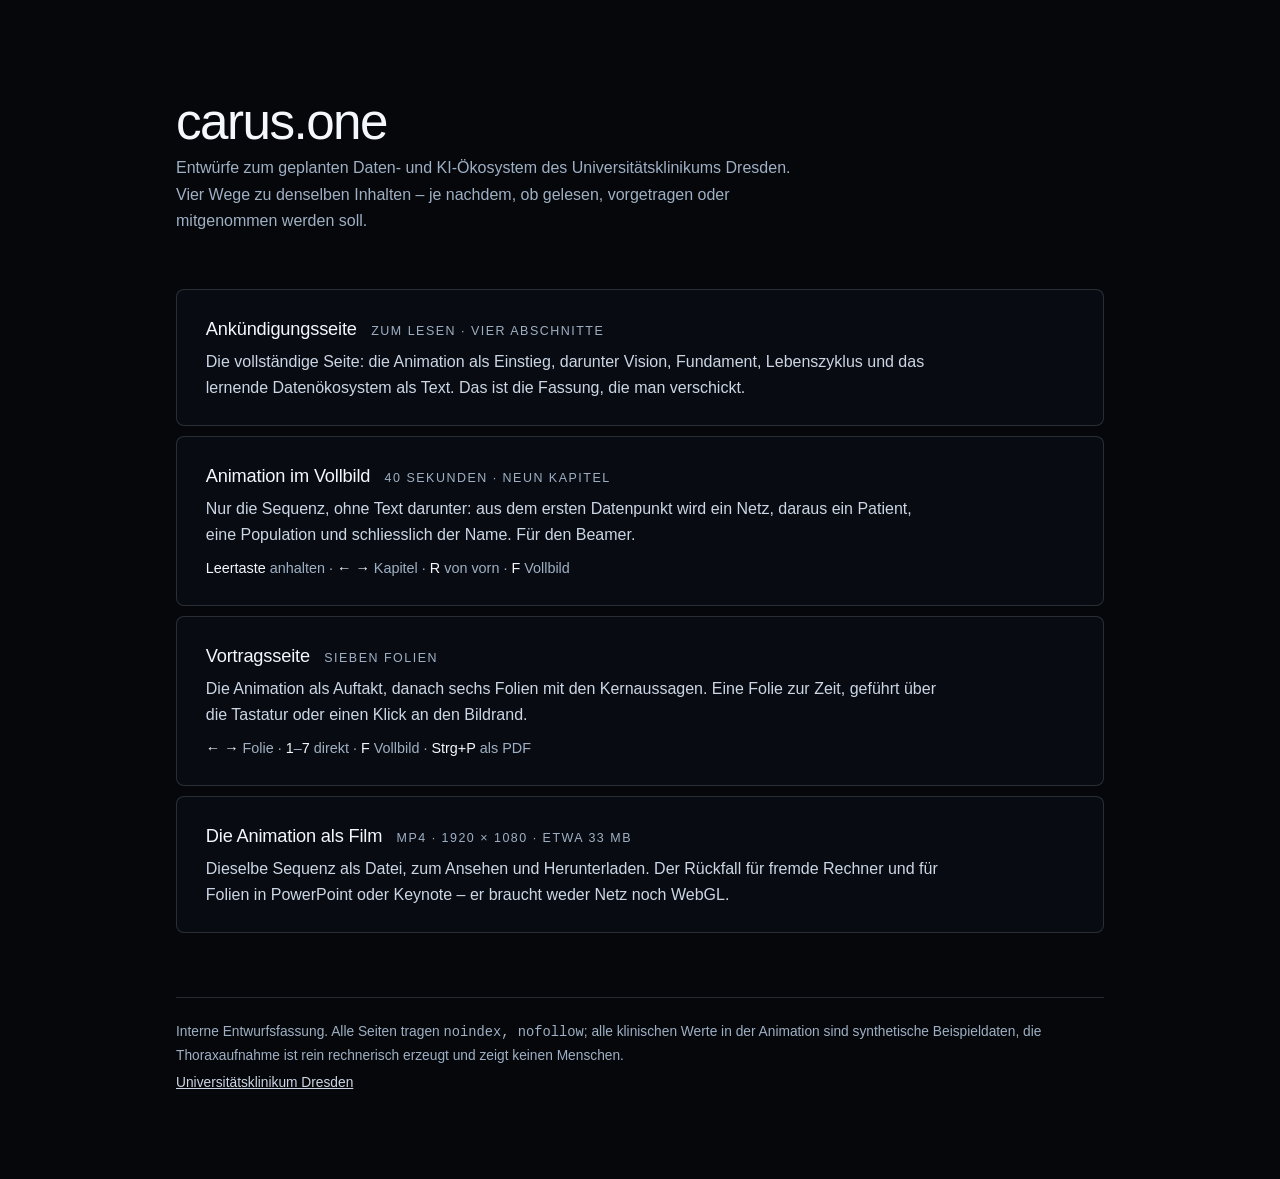
<file: index.html>
<!DOCTYPE html>
<!--
  carus.one - Uebersicht (Entwurf).

  Nur ein Verteiler: vier Wege zu denselben Inhalten, je nach Anlass -
  lesen, vortragen, oder den Film mitnehmen. Die Seite bringt keine
  Animation und kein JavaScript mit, damit sie sofort steht.

  Die Inhalte selbst liegen in den Unterseiten:
    ankuendigung/   die vollstaendige Seite zum Lesen (mit Animation)
    teaser/         nur die Animation, Vollbild, ueber Tasten gefuehrt
    praesentation/  Animation als Auftakt, danach sechs Folien
    backup/         dieselbe Animation als MP4
-->
<html lang="de">

<head>
  <meta charset="utf-8">
  <meta name="viewport" content="width=device-width, initial-scale=1">
  <meta name="robots" content="noindex, nofollow">
  <title>carus.one &ndash; &Uuml;bersicht</title>
  <meta name="description" content="Übersicht über die Entwürfe zu carus.one: Ankündigungsseite, Animation im Vollbild, Vortragsseite und der Film zum Herunterladen.">
  <meta name="theme-color" content="#05070b">
  <link rel="icon" href="img/carus-icon.svg" type="image/svg+xml">
  <link rel="apple-touch-icon" href="img/carus-icon-180.png">
  <link rel="stylesheet" href="css/start.css">
</head>

<body>
  <div class="st">
    <header>
      <h1 class="st__word">carus<b>.one</b></h1>
      <p class="st__lead">Entw&uuml;rfe zum geplanten Daten- und
        KI-&Ouml;kosystem des Universit&auml;tsklinikums Dresden. Vier Wege
        zu denselben Inhalten &ndash; je nachdem, ob gelesen, vorgetragen
        oder mitgenommen werden soll.</p>
    </header>

    <main>
      <ul class="st__list">

        <li class="st__item">
          <a class="st__link" href="ankuendigung/">
            <div class="st__head">
              <h2 class="st__name">Ank&uuml;ndigungsseite</h2>
              <span class="st__facts">Zum Lesen &middot; vier Abschnitte</span>
            </div>
            <p class="st__what">Die vollst&auml;ndige Seite: die Animation als
              Einstieg, darunter <em>Vision</em>, <em>Fundament</em>,
              <em>Lebenszyklus</em> und das lernende Daten&ouml;kosystem als
              Text. Das ist die Fassung, die man verschickt.</p>
          </a>
        </li>

        <li class="st__item">
          <a class="st__link" href="teaser/">
            <div class="st__head">
              <h2 class="st__name">Animation im Vollbild</h2>
              <span class="st__facts">40 Sekunden &middot; neun Kapitel</span>
            </div>
            <p class="st__what">Nur die Sequenz, ohne Text darunter: aus dem
              ersten Datenpunkt wird ein Netz, daraus ein Patient, eine
              Population und schliesslich der Name. F&uuml;r den Beamer.</p>
            <p class="st__keys"><b>Leertaste</b> anhalten &middot;
              <b>&larr; &rarr;</b> Kapitel &middot; <b>R</b> von vorn &middot;
              <b>F</b> Vollbild</p>
          </a>
        </li>

        <li class="st__item">
          <a class="st__link" href="praesentation/">
            <div class="st__head">
              <h2 class="st__name">Vortragsseite</h2>
              <span class="st__facts">Sieben Folien</span>
            </div>
            <p class="st__what">Die Animation als Auftakt, danach sechs Folien
              mit den Kernaussagen. Eine Folie zur Zeit, gef&uuml;hrt &uuml;ber
              die Tastatur oder einen Klick an den Bildrand.</p>
            <p class="st__keys"><b>&larr; &rarr;</b> Folie &middot;
              <b>1</b>&ndash;<b>7</b> direkt &middot; <b>F</b> Vollbild
              &middot; <b>Strg+P</b> als PDF</p>
          </a>
        </li>

        <li class="st__item">
          <a class="st__link" href="backup/">
            <div class="st__head">
              <h2 class="st__name">Die Animation als Film</h2>
              <span class="st__facts">MP4 &middot; 1920 &times; 1080 &middot; etwa 33 MB</span>
            </div>
            <p class="st__what">Dieselbe Sequenz als Datei, zum Ansehen und
              Herunterladen. Der R&uuml;ckfall f&uuml;r fremde Rechner und
              f&uuml;r Folien in PowerPoint oder Keynote &ndash; er braucht
              weder Netz noch WebGL.</p>
          </a>
        </li>

      </ul>
    </main>

    <footer class="st__foot">
      <p>Interne Entwurfsfassung. Alle Seiten tragen
        <code>noindex, nofollow</code>; alle klinischen Werte in der
        Animation sind synthetische Beispieldaten, die Thoraxaufnahme ist
        rein rechnerisch erzeugt und zeigt keinen Menschen.</p>
      <p><a href="https://www.uniklinikum-dresden.de/" rel="noopener">Universit&auml;tsklinikum
        Dresden</a></p>
    </footer>
  </div>
</body>

</html>
</file>
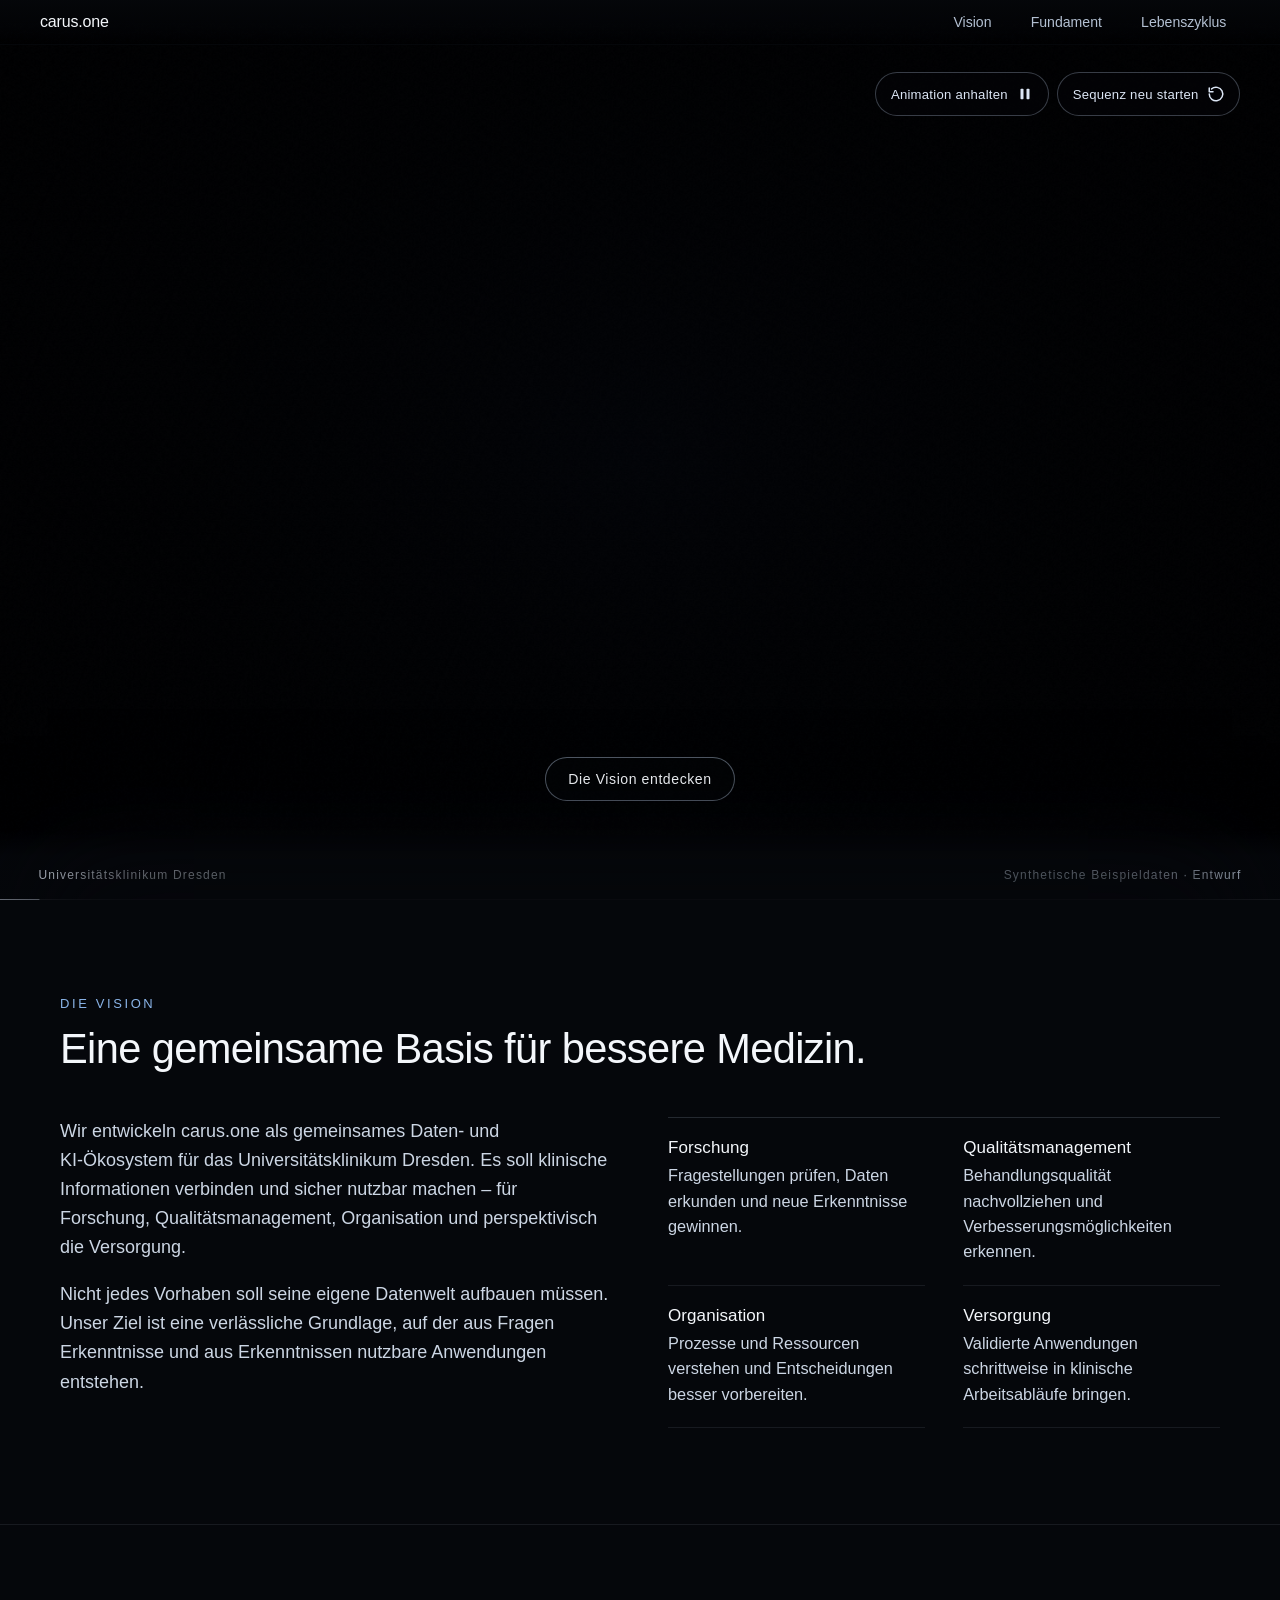
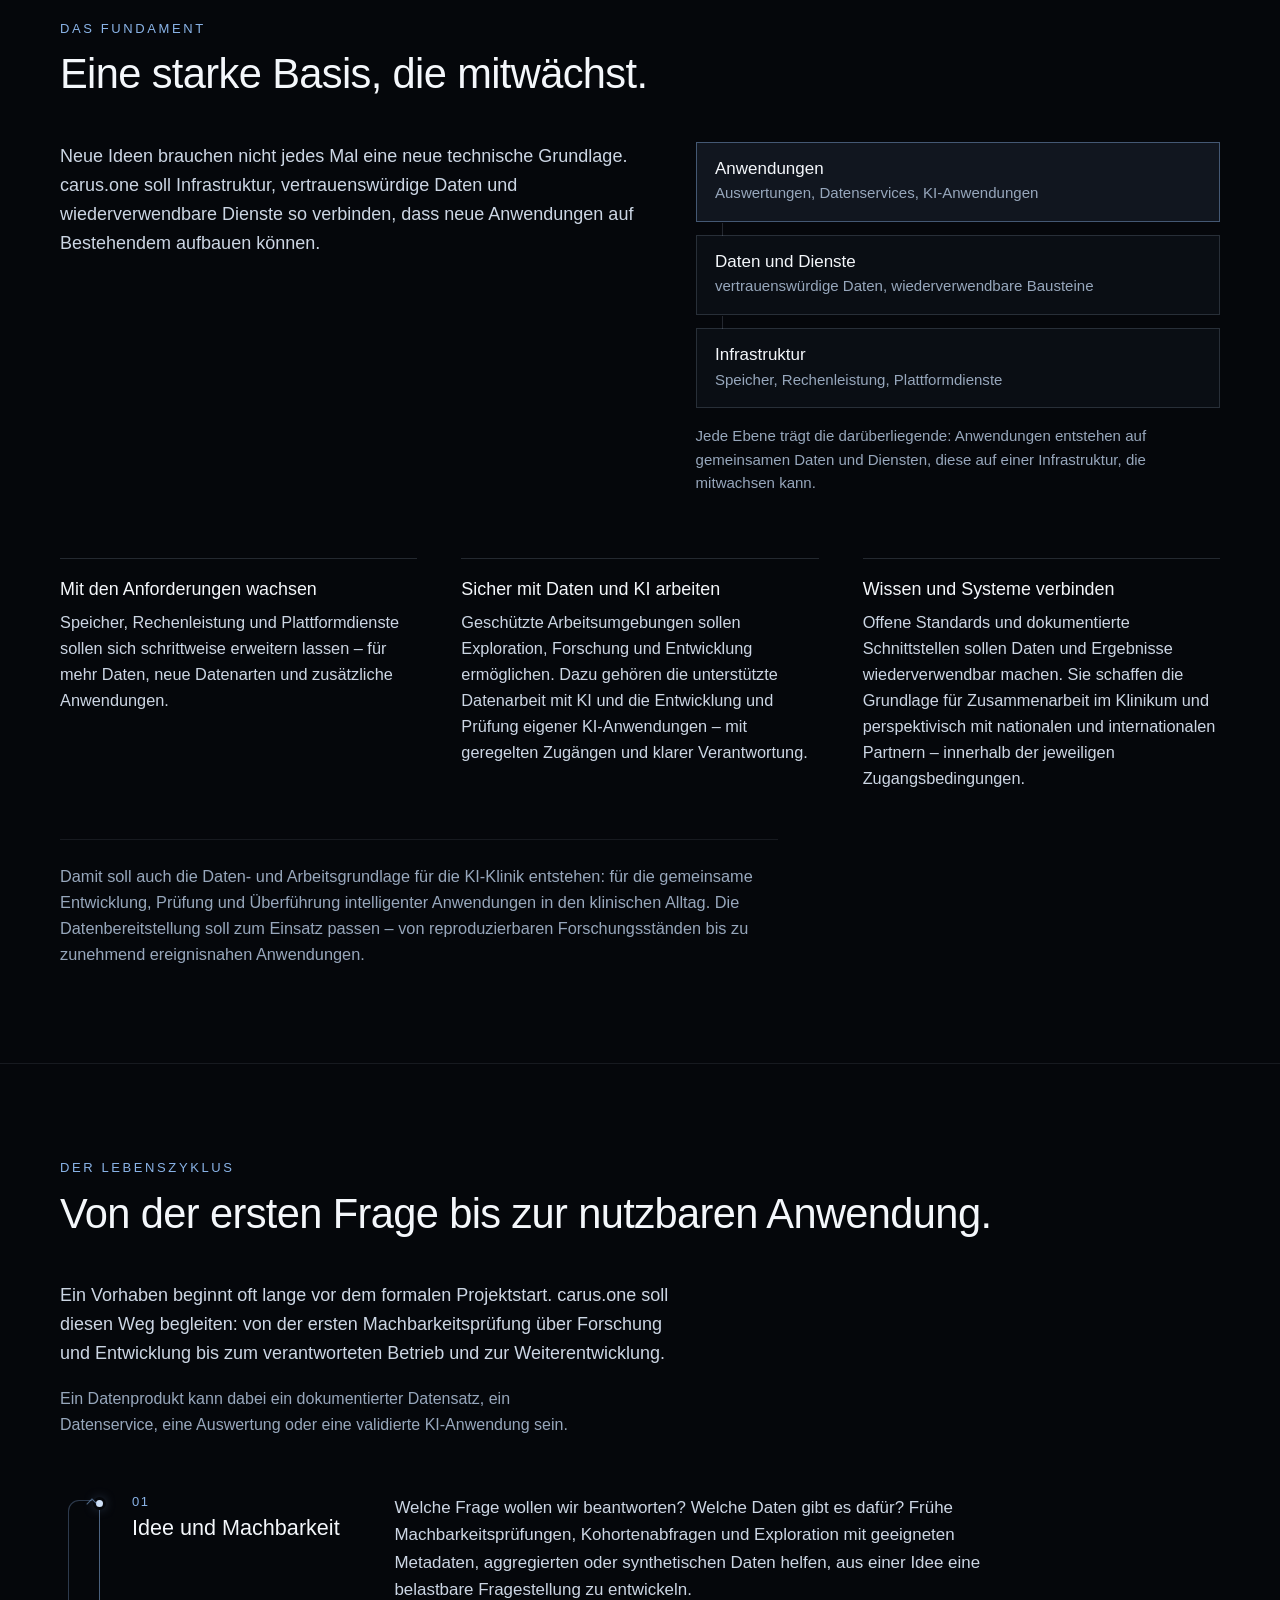
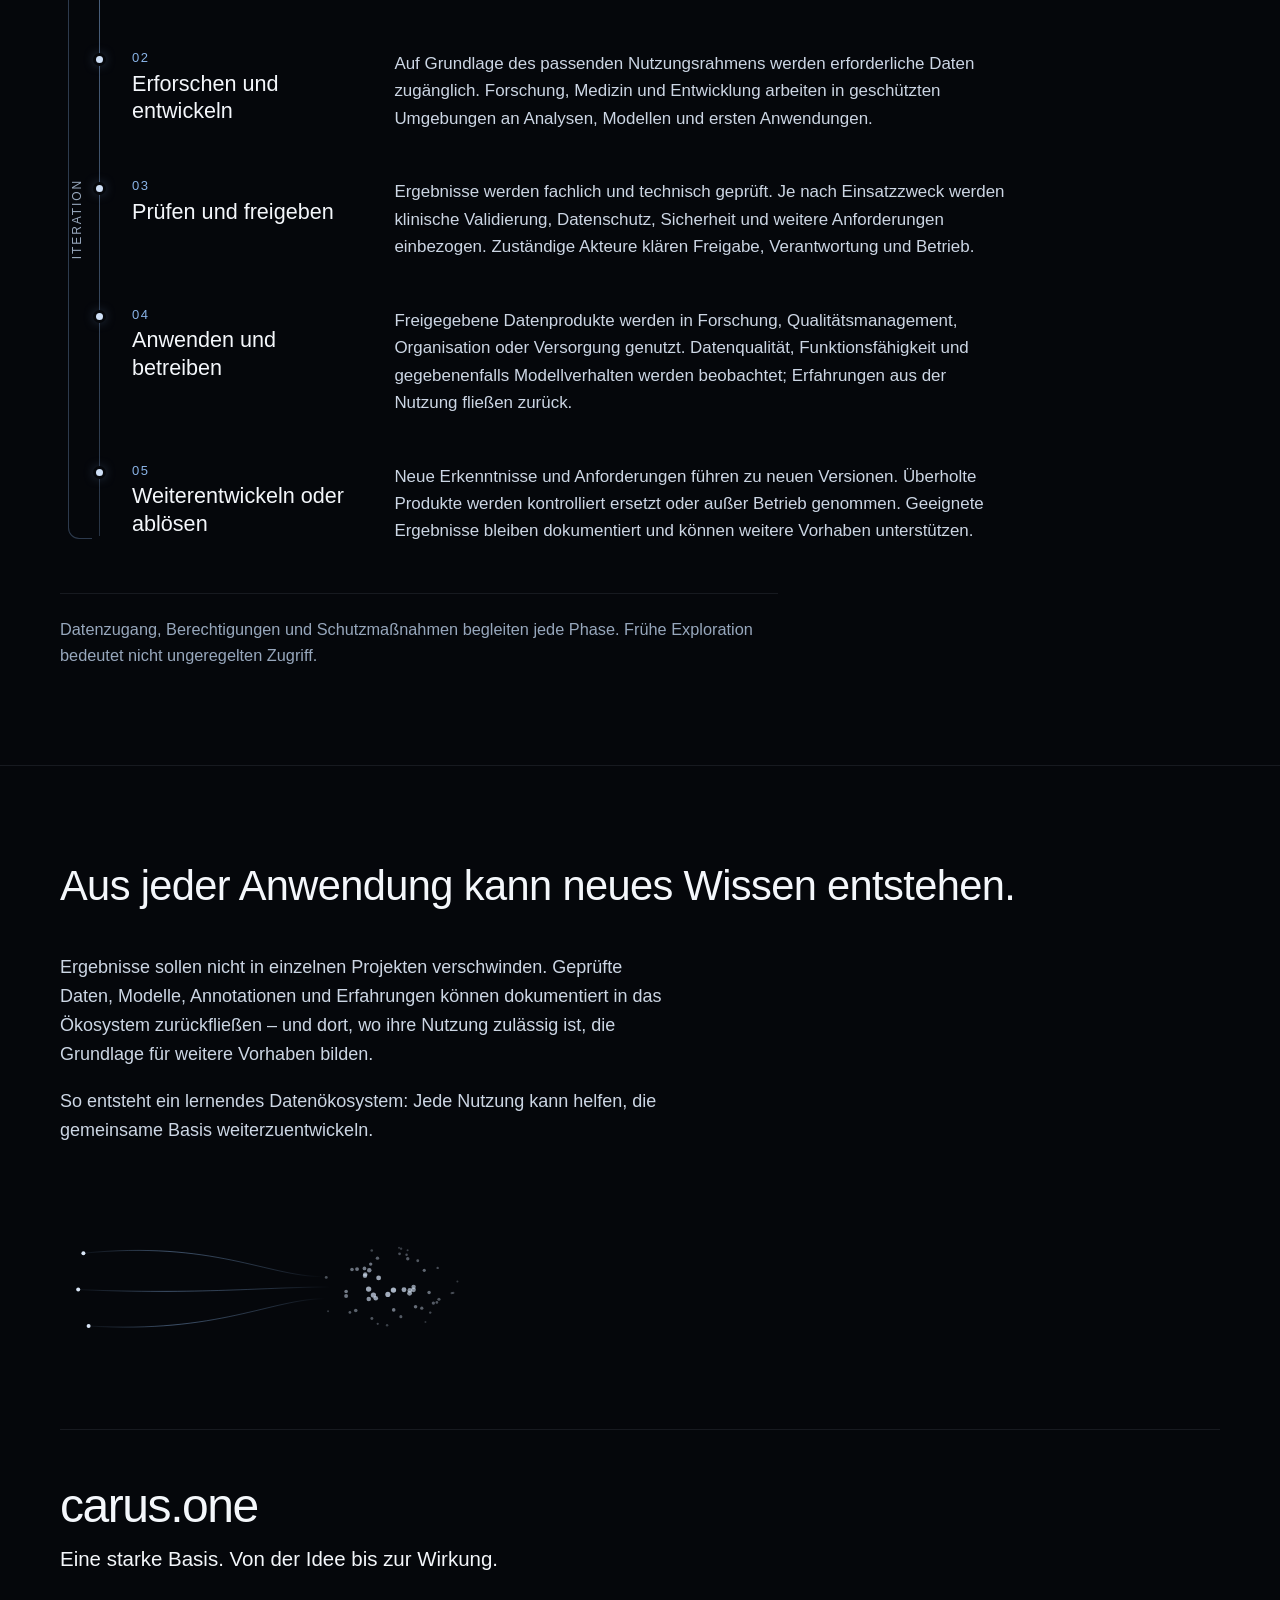
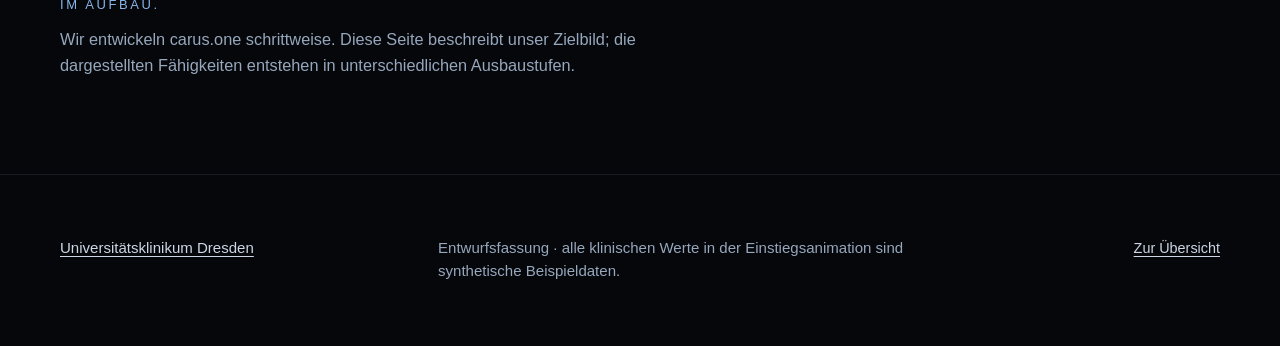
<file: ankuendigung/index.html>
<!DOCTYPE html>
<!--
  carus.one - Ankuendigungsseite (Entwurf).

  Eigenstaendige statische Seite: eine HTML-Datei, zwei Stylesheets, zwei
  Skripte, vier Bilder. Kein Generator, kein Framework, keine externen
  Abhaengigkeiten. Alle Pfade sind relativ, damit die Seite im
  Unterverzeichnis einer GitHub-Projektseite genauso laeuft wie unter
  einer eigenen Domain.

  Alle klinischen Werte in der Einstiegsanimation sind synthetische
  Beispieldaten. Das Roentgenbild ist rein rechnerisch erzeugt
  (tools/carus-xray.py), Symbol und Vorschaubild ebenso
  (tools/carus-brand.py).
-->
<html lang="de">

<head>
  <meta charset="utf-8">
  <meta name="viewport" content="width=device-width, initial-scale=1">
  <meta name="robots" content="noindex, nofollow">
  <title>carus.one &ndash; Daten und KI f&uuml;r die Universit&auml;tsmedizin</title>
  <meta name="description" content="carus.one entsteht als gemeinsames Daten- und KI-Ökosystem des Universitätsklinikums Dresden – für Forschung, Qualitätsmanagement, Organisation und perspektivisch die Versorgung. Die Plattform ist im Aufbau.">
  <meta name="theme-color" content="#05070b">
  <link rel="icon" href="../img/carus-icon.svg" type="image/svg+xml">
  <link rel="apple-touch-icon" href="../img/carus-icon-180.png">
  <meta property="og:type" content="website">
  <meta property="og:locale" content="de_DE">
  <meta property="og:site_name" content="carus.one">
  <meta property="og:url" content="https://justazes.github.io/spielbereich/ankuendigung/">
  <meta property="og:title" content="carus.one – Daten und KI für die Universitätsmedizin">
  <meta property="og:description" content="Ein gemeinsames Daten- und KI-Ökosystem für Forschung, Qualitätsmanagement, Organisation und perspektivisch die Versorgung. Im Aufbau.">
  <meta property="og:image" content="https://justazes.github.io/spielbereich/img/carus-share.png">
  <meta property="og:image:width" content="1200">
  <meta property="og:image:height" content="630">
  <meta property="og:image:alt" content="carus.one – dunkles Datennetz mit dem Schriftzug carus.one">
  <meta name="twitter:card" content="summary_large_image">
  <link rel="stylesheet" href="../css/teaser.css">
  <link rel="stylesheet" href="../css/page.css">
  <noscript>
    <style>
      .c1__canvas { display: none !important; }
      .c1__stars { display: block !important; }
      .c1__layer,
      .c1-tools,
      .c1-progress { display: none !important; }
      .c1-word,
      .c1-slogan__a,
      .c1-slogan__b,
      .c1-final > p { opacity: 1 !important; visibility: visible !important; transform: none !important; }
    </style>
  </noscript>
</head>

<body>
  <a class="v-skip" href="#inhalt">Zum Inhalt springen</a>

  <header class="v-nav">
    <a class="v-nav__brand" href="#top">carus.one</a>
    <nav aria-label="Abschnitte dieser Seite">
      <ul>
        <li><a href="#vision">Vision</a></li>
        <li><a href="#fundament">Fundament</a></li>
        <li><a href="#lebenszyklus">Lebenszyklus</a></li>
      </ul>
    </nav>
  </header>

  <!-- teaser:start - Quelle der abgeleiteten Seiten, siehe
       tools/embed-teaser.py. Aenderungen hier, dann das Werkzeug laufen
       lassen; nicht in den Zielseiten von Hand nacharbeiten. -->
  <section class="c1" data-c1 id="top" aria-label="Einstiegsanimation von carus.one">
    <canvas class="c1__canvas" data-c1-canvas aria-hidden="true"></canvas>

    <div class="c1__stars" aria-hidden="true"></div>

    <div class="c1__layer">
    <!-- Szene 3: klinische Datenpunkte entlang des Kamerapfads.
         Das Zeitfenster kommt aus DP_START/DP_STEP im Skript (data-c1-dp),
         from/to hier sind nur Dokumentation. -->
    <figure class="c1-dp" data-c1-dp="0" data-c1-align="right" data-c1-anchor="node:spine0" data-c1-from="0.160" data-c1-to="0.203"><span class="c1-dp__k">Diagnose</span><span class="c1-dp__v">ICD-10-GM &middot; I50.1</span><span class="c1-dp__s">FHIR &middot; Condition</span></figure>
    <figure class="c1-dp" data-c1-dp="1" data-c1-align="right" data-c1-anchor="node:spine1" data-c1-from="0.203" data-c1-to="0.245"><span class="c1-dp__k">Alter</span><span class="c1-dp__v">35 Jahre</span><span class="c1-dp__s">FHIR &middot; Patient</span></figure>
    <figure class="c1-dp" data-c1-dp="2" data-c1-align="right" data-c1-anchor="node:spine2" data-c1-from="0.245" data-c1-to="0.287"><span class="c1-dp__k">Labor</span><span class="c1-dp__v">CRP &middot; 18.4 mg/L</span><span class="c1-dp__s">LOINC &middot; 1988-5 &middot; FHIR &middot; Observation</span></figure>
    <figure class="c1-dp" data-c1-dp="3" data-c1-align="right" data-c1-anchor="node:spine3" data-c1-from="0.287" data-c1-to="0.330"><span class="c1-dp__k">Prozedur</span><span class="c1-dp__v">OPS &middot; 5-351.02</span><span class="c1-dp__s">FHIR &middot; Procedure</span></figure>
    <figure class="c1-dp" data-c1-dp="4" data-c1-align="right" data-c1-anchor="node:spine4" data-c1-from="0.330" data-c1-to="0.372"><span class="c1-dp__k">Medikation</span><span class="c1-dp__v">Wirkstoff &middot; Dosis &middot; Zeitpunkt</span><span class="c1-dp__s">FHIR &middot; MedicationStatement</span></figure>
    <figure class="c1-dp" data-c1-dp="5" data-c1-align="right" data-c1-anchor="node:spine5" data-c1-from="0.373" data-c1-to="0.415"><span class="c1-dp__k">Bildgebung</span><span class="c1-dp__v">CT &middot; DICOM</span><span class="c1-dp__s">FHIR &middot; ImagingStudy</span></figure>

    <!-- Szene 3b: dieselben Daten, wie sie im Alltag begegnen.
         Reduzierte Drahtgitter, keine Bildschirmfotos. Zeitfenster und
         Position kommen aus AR_START/AR_STEP/AR_POS im Skript. -->
    <figure class="c1-art c1-art--doc" data-c1-art="0" data-c1-from="0.420" data-c1-to="0.452">
      <figcaption class="c1-art__t">Arztbrief</figcaption>
      <div class="c1-art__page" aria-hidden="true"><span class="c1-art__hd"></span><span class="c1-art__l"></span><span class="c1-art__l"></span><span class="c1-art__l"></span><span class="c1-art__l"></span><span class="c1-art__l"></span><span class="c1-art__l"></span><span class="c1-art__l"></span><span class="c1-art__l"></span><span class="c1-art__l"></span><span class="c1-art__l"></span><span class="c1-art__l"></span></div>
      <p class="c1-art__m">FHIR &middot; DocumentReference</p>
    </figure>
    <figure class="c1-art c1-art--mon" data-c1-art="1" data-c1-from="0.462" data-c1-to="0.495">
      <figcaption class="c1-art__t">Vitalwerte &middot; Intensivmedizin</figcaption>
      <div class="c1-art__mon">
        <div class="c1-art__trace"><svg class="c1-ecg" viewBox="0 0 240 60" preserveAspectRatio="none" aria-hidden="true"><g class="c1-ecg__g"><path class="c1-ecg__glow" d="M0 30L10 30Q15 23 21 30L29 30L31.5 34L33.5 30L36 5L38.5 30L40.5 41L42.5 30L50 30Q59 17 68 30L80 30M80 30L90 30Q95 23 101 30L109 30L111.5 34L113.5 30L116 5L118.5 30L120.5 41L122.5 30L130 30Q139 17 148 30L160 30M160 30L170 30Q175 23 181 30L189 30L191.5 34L193.5 30L196 5L198.5 30L200.5 41L202.5 30L210 30Q219 17 228 30L240 30M240 30L250 30Q255 23 261 30L269 30L271.5 34L273.5 30L276 5L278.5 30L280.5 41L282.5 30L290 30Q299 17 308 30L320 30M320 30L330 30Q335 23 341 30L349 30L351.5 34L353.5 30L356 5L358.5 30L360.5 41L362.5 30L370 30Q379 17 388 30L400 30M400 30L410 30Q415 23 421 30L429 30L431.5 34L433.5 30L436 5L438.5 30L440.5 41L442.5 30L450 30Q459 17 468 30L480 30"/><path class="c1-ecg__line" d="M0 30L10 30Q15 23 21 30L29 30L31.5 34L33.5 30L36 5L38.5 30L40.5 41L42.5 30L50 30Q59 17 68 30L80 30M80 30L90 30Q95 23 101 30L109 30L111.5 34L113.5 30L116 5L118.5 30L120.5 41L122.5 30L130 30Q139 17 148 30L160 30M160 30L170 30Q175 23 181 30L189 30L191.5 34L193.5 30L196 5L198.5 30L200.5 41L202.5 30L210 30Q219 17 228 30L240 30M240 30L250 30Q255 23 261 30L269 30L271.5 34L273.5 30L276 5L278.5 30L280.5 41L282.5 30L290 30Q299 17 308 30L320 30M320 30L330 30Q335 23 341 30L349 30L351.5 34L353.5 30L356 5L358.5 30L360.5 41L362.5 30L370 30Q379 17 388 30L400 30M400 30L410 30Q415 23 421 30L429 30L431.5 34L433.5 30L436 5L438.5 30L440.5 41L442.5 30L450 30Q459 17 468 30L480 30"/></g></svg></div>
        <div class="c1-art__grid">
          <div><b class="c1-art__hr">82</b><i>HF / min</i></div>
          <div><b>97</b><i>SpO&#8322; %</i></div>
          <div><b>124/78</b><i>RR mmHg</i></div>
          <div><b>14</b><i>AF / min</i></div>
          <div><b>37.4</b><i>Temp &deg;C</i></div>
          <div><b>0.4</b><i>Lactat mmol/L</i></div>
        </div>
      </div>
      <p class="c1-art__m">FHIR &middot; Observation &middot; LOINC</p>
    </figure>
    <figure class="c1-art c1-art--img" data-c1-art="2" data-c1-from="0.505" data-c1-to="0.537">
      <figcaption class="c1-art__t">R&ouml;ntgenthorax</figcaption>
      <div class="c1-art__view">
        <!-- Synthetische Thoraxaufnahme, rein rechnerisch erzeugt von
             tools/carus-xray.py. Kein echtes Patientenbild. -->
        <img class="c1-xray" src="../img/carus-xray-thorax.png"
             width="512" height="512" alt="" aria-hidden="true" decoding="async" fetchpriority="low">
        <span class="c1-art__ov c1-art__ov--tl">CR &middot; PA</span>
        <span class="c1-art__ov c1-art__ov--tr">512 &times; 512</span>
        <span class="c1-art__ov c1-art__ov--bl">WL 40 / WW 400</span>
        <span class="c1-art__ov c1-art__ov--br">synthetisch</span>
      </div>
      <p class="c1-art__m">DICOM &middot; FHIR &middot; ImagingStudy</p>
    </figure>

    <!-- Szene 4: Cluster innerhalb des Patientenkontexts -->
    <span class="c1-cluster" data-c1-anchor="node:cluster0" data-c1-from="0.5640" data-c1-to="0.6235">Radiology</span>
    <span class="c1-cluster" data-c1-anchor="node:cluster1" data-c1-from="0.5700" data-c1-to="0.6235">Laboratory</span>
    <span class="c1-cluster" data-c1-anchor="node:cluster2" data-c1-from="0.5760" data-c1-to="0.6235">Medication</span>
    <span class="c1-cluster" data-c1-anchor="node:cluster3" data-c1-from="0.5820" data-c1-to="0.6235">Clinical Notes</span>
    <span class="c1-cluster" data-c1-anchor="node:cluster4" data-c1-from="0.5880" data-c1-to="0.6235">Genomics</span>
    <span class="c1-cluster" data-c1-anchor="node:cluster5" data-c1-from="0.5940" data-c1-to="0.6235">Vital Signs</span>
    <span class="c1-faint" data-c1-anchor="world:0.82,0.30,-0.42" data-c1-from="0.5720" data-c1-to="0.6215">Encounter</span>
    <span class="c1-faint" data-c1-anchor="world:-0.74,-0.24,0.52" data-c1-from="0.5720" data-c1-to="0.6215">Observation</span>
    <span class="c1-faint" data-c1-anchor="world:0.16,-0.62,0.66" data-c1-from="0.5720" data-c1-to="0.6215">DiagnosticReport</span>
    <span class="c1-faint" data-c1-anchor="world:-0.52,0.52,-0.58" data-c1-from="0.5720" data-c1-to="0.6215">MedicationStatement</span>
    <span class="c1-faint" data-c1-anchor="world:0.60,-0.36,-0.66" data-c1-from="0.5720" data-c1-to="0.6215">ImagingStudy</span>
    <span class="c1-faint" data-c1-anchor="world:-0.30,0.66,0.58" data-c1-from="0.5720" data-c1-to="0.6215">Condition</span>

    <!-- Szene 4: die Standards kreisen um den Patientenkontext.
         ring:Startwinkel,Radius,Hoehe,Geschwindigkeit -->
    <span class="c1-std" data-c1-anchor="ring:0.00,1.06,0.20,0.16" data-c1-from="0.5620" data-c1-to="0.6215" data-c1-fade="0.012">FHIR</span>
    <span class="c1-std" data-c1-anchor="ring:0.90,1.06,-0.12,0.16" data-c1-from="0.5650" data-c1-to="0.6215" data-c1-fade="0.012">OMOP</span>
    <span class="c1-std" data-c1-anchor="ring:1.79,1.06,0.26,0.16" data-c1-from="0.5680" data-c1-to="0.6215" data-c1-fade="0.012">SNOMED CT</span>
    <span class="c1-std" data-c1-anchor="ring:2.69,1.06,-0.18,0.16" data-c1-from="0.5710" data-c1-to="0.6215" data-c1-fade="0.012">LOINC</span>
    <span class="c1-std" data-c1-anchor="ring:3.59,1.06,0.14,0.16" data-c1-from="0.5740" data-c1-to="0.6215" data-c1-fade="0.012">ICD-10-GM</span>
    <span class="c1-std" data-c1-anchor="ring:4.49,1.06,-0.24,0.16" data-c1-from="0.5770" data-c1-to="0.6215" data-c1-fade="0.012">OPS</span>
    <span class="c1-std" data-c1-anchor="ring:5.39,1.06,0.08,0.16" data-c1-from="0.5800" data-c1-to="0.6215" data-c1-fade="0.012">DICOM</span>

    <!-- Szene 7: Capabilities in unterschiedlicher Raumtiefe -->
    <span class="c1-cap" data-c1-anchor="world:0.00,0.68,0.00" data-c1-from="0.7680" data-c1-to="0.9360" data-c1-fade="0.03">Patient View</span>
    <span class="c1-cap" data-c1-anchor="world:-0.54,0.74,0.50" data-c1-from="0.7716" data-c1-to="0.9360" data-c1-fade="0.03">Data Products</span>
    <span class="c1-cap" data-c1-anchor="world:0.10,0.77,-1.19" data-c1-from="0.7752" data-c1-to="0.9360" data-c1-fade="0.03">Research</span>
    <span class="c1-cap" data-c1-anchor="world:1.00,0.76,1.30" data-c1-from="0.7788" data-c1-to="0.9360" data-c1-fade="0.03">AI Native</span>
    <span class="c1-cap" data-c1-anchor="world:-1.06,0.38,-0.19" data-c1-from="0.7824" data-c1-to="0.9360" data-c1-fade="0.03">Secure Processing</span>
    <span class="c1-cap" data-c1-anchor="world:1.21,0.37,-0.77" data-c1-from="0.7860" data-c1-to="0.9360" data-c1-fade="0.03">Clinical Intelligence</span>
    <span class="c1-cap" data-c1-anchor="world:-0.47,0.33,1.73" data-c1-from="0.7896" data-c1-to="0.9360" data-c1-fade="0.03">Self-Service</span>
    <span class="c1-cap" data-c1-anchor="world:-0.99,0.25,-1.90" data-c1-from="0.7932" data-c1-to="0.9360" data-c1-fade="0.03">FHIR</span>
    <span class="c1-cap" data-c1-anchor="world:1.21,0.08,0.44" data-c1-from="0.7968" data-c1-to="0.9360" data-c1-fade="0.03">OMOP</span>
    <span class="c1-cap" data-c1-anchor="world:-1.48,0.00,0.61" data-c1-from="0.8004" data-c1-to="0.9360" data-c1-fade="0.03">Multimodal Data</span>
    <span class="c1-cap" data-c1-anchor="world:0.80,-0.11,-1.71" data-c1-from="0.8040" data-c1-to="0.9360" data-c1-fade="0.03">Real World Data</span>
    <span class="c1-cap" data-c1-anchor="world:0.64,-0.25,2.05" data-c1-from="0.8076" data-c1-to="0.9360" data-c1-fade="0.03">Research Workspace</span>
    <span class="c1-cap" data-c1-anchor="world:-1.06,-0.23,-0.61" data-c1-from="0.8112" data-c1-to="0.9360" data-c1-fade="0.03">Governed Access</span>
    <span class="c1-cap" data-c1-anchor="world:1.40,-0.37,-0.31" data-c1-from="0.8148" data-c1-to="0.9360" data-c1-fade="0.03">Data Quality</span>
    <span class="c1-cap" data-c1-anchor="world:-0.91,-0.55,1.29" data-c1-from="0.8184" data-c1-to="0.9360" data-c1-fade="0.03">Clinical Operations</span>
    <span class="c1-cap" data-c1-anchor="world:-0.21,-0.76,-1.63" data-c1-from="0.8220" data-c1-to="0.9360" data-c1-fade="0.03">Synthetic Data</span>
    <span class="c1-cap" data-c1-anchor="world:0.62,-0.53,0.53" data-c1-from="0.8256" data-c1-to="0.9360" data-c1-fade="0.03">Longitudinal Data</span>
    <span class="c1-cap" data-c1-anchor="world:-0.73,-0.74,0.03" data-c1-from="0.8292" data-c1-to="0.9360" data-c1-fade="0.03">Interoperability</span>
    <span class="c1-cap" data-c1-anchor="world:0.00,-0.99,-0.00" data-c1-from="0.8328" data-c1-to="0.9360" data-c1-fade="0.03">From Data to Care</span>

    <!-- Szene 8: der Intelligence Layer -->
    <span class="c1-ai c1-ai--lead" data-c1-anchor="world:0.34,0.30,0.20" data-c1-from="0.8395" data-c1-to="0.8880">Clinical AI</span>
    <span class="c1-ai" data-c1-anchor="world:0.34,0.17,0.20" data-c1-from="0.8465" data-c1-to="0.8880">Research &rarr; Validate &rarr; Translate</span>
    <span class="c1-ai" data-c1-anchor="world:-0.34,0.12,0.40" data-c1-from="0.8520" data-c1-to="0.8880">AI Sandbox</span>
    <span class="c1-ai" data-c1-anchor="world:-0.40,-0.08,-0.26" data-c1-from="0.8565" data-c1-to="0.8880">Secure Processing Environment</span>
    <span class="c1-ai" data-c1-anchor="world:0.22,-0.24,-0.40" data-c1-from="0.8610" data-c1-to="0.8880">Decision Support</span>

      <!-- Szene 4: der Patientenkontext -->
      <div class="c1-title" data-c1-anchor="center" data-c1-from="0.5510" data-c1-to="0.6200" data-c1-fade="0.02">
        <p class="c1-title__h">Patient View</p>
        <p class="c1-title__c">Many Systems. One Patient.</p>
        <p class="c1-title__s">One longitudinal clinical context.</p>
      </div>

      <!-- Szene 5: aus Patienten werden Populationen -->
      <div class="c1-title" data-c1-anchor="center" data-c1-from="0.6520" data-c1-to="0.7080" data-c1-fade="0.02">
        <p class="c1-title__h">Population</p>
        <p class="c1-title__s">Cohorts, outcomes, real world evidence.</p>
      </div>
    </div>

    <!-- Szene 6 bis Finale: der Name entsteht aus dem Datenraum -->
    <div class="c1-center">
      <h1 class="c1-word" data-c1-word><span class="c1-word__a" data-c1-part="a">carus</span><span class="c1-word__b" data-c1-part="b">.one</span></h1>

      <p class="c1-slogan">
        <span class="c1-slogan__a" data-c1-slogan="a">Healthcare.</span>
        <span class="c1-slogan__b" data-c1-slogan="b">beyond imagination.</span>
      </p>

      <div class="c1-final">
        <p class="c1-final__kicker" data-c1-fin="0">Daten- und KI-&Ouml;kosystem</p>
        <p class="c1-final__claim" data-c1-fin="1">One data foundation.<br>Endless possibilities.</p>
        <p class="c1-final__meta" data-c1-fin="2">Forschung &middot; Versorgung &middot; KI &middot; Innovation</p>
        <p class="c1-final__soon" data-c1-fin="3">Im Aufbau.</p>
      </div>
    </div>

    <a class="c1-enter" href="#vision">Die Vision entdecken</a>

    <p class="c1-foot">
      <span class="c1-foot__org">Universit&auml;tsklinikum Dresden</span>
      <span class="c1-foot__note">Synthetische Beispieldaten &middot; Entwurf</span>
    </p>

    <div class="c1-tools">
    <button class="c1-btn" type="button" data-c1-pause aria-pressed="false">
      <span class="c1-btn__on">Animation anhalten</span>
      <span class="c1-btn__off">Animation fortsetzen</span>
      <svg class="c1-btn__i c1-btn__i--pause" viewBox="0 0 24 24" width="18" height="18" fill="currentColor" aria-hidden="true" focusable="false">
        <rect x="6" y="5" width="4" height="14" rx="1"></rect><rect x="14" y="5" width="4" height="14" rx="1"></rect>
      </svg>
      <svg class="c1-btn__i c1-btn__i--play" viewBox="0 0 24 24" width="18" height="18" fill="currentColor" aria-hidden="true" focusable="false">
        <path d="M8 5l11 7-11 7z"></path>
      </svg>
    </button>
    <button class="c1-replay c1-btn" type="button" data-c1-replay>
      <span class="c1-btn__on">Sequenz neu starten</span>
      <svg class="c1-btn__i" viewBox="0 0 24 24" width="18" height="18" fill="none" stroke="currentColor" stroke-width="2" stroke-linecap="round" stroke-linejoin="round" aria-hidden="true" focusable="false">
        <path d="M3 12a9 9 0 1 0 3.1-6.8"></path>
        <path d="M3 4v5h5"></path>
      </svg>
    </button>
    </div>

    <div class="c1-progress" aria-hidden="true"><i data-c1-progress></i></div>
  </section>
  <!-- teaser:end -->


  <!-- ================================================================ *
   * Der Informationsbereich unter dem Teaser: vier zusammenhaengende
   * Abschnitte in einer Leserichtung. Alle Texte stehen als HTML da und
   * sind ohne JavaScript, ohne Klick und ohne Warten lesbar. Bewegung
   * gibt es nur als kurze Einblendung (js/carus-vision.js).
   * ================================================================ -->
  <main id="inhalt">

    <!-- 1 Die Vision --------------------------------------------------- -->
    <section class="s" id="vision" aria-labelledby="vision-h">
      <div class="s__inner">
        <p class="s__kicker">Die Vision</p>
        <h2 class="s__h" id="vision-h">Eine gemeinsame Basis f&uuml;r bessere Medizin.</h2>

        <div class="s__cols" data-v-in>
          <div class="s__lead">
            <p>Wir entwickeln carus.one als gemeinsames Daten- und KI-&Ouml;kosystem f&uuml;r das Universit&auml;tsklinikum Dresden. Es soll klinische Informationen verbinden und sicher nutzbar machen &ndash; f&uuml;r Forschung, Qualit&auml;tsmanagement, Organisation und perspektivisch die Versorgung.</p>
            <p>Nicht jedes Vorhaben soll seine eigene Datenwelt aufbauen m&uuml;ssen. Unser Ziel ist eine verl&auml;ssliche Grundlage, auf der aus Fragen Erkenntnisse und aus Erkenntnissen nutzbare Anwendungen entstehen.</p>
          </div>

          <ul class="fields">
            <li>
              <h3>Forschung</h3>
              <p>Fragestellungen pr&uuml;fen, Daten erkunden und neue Erkenntnisse gewinnen.</p>
            </li>
            <li>
              <h3>Qualit&auml;tsmanagement</h3>
              <p>Behandlungsqualit&auml;t nachvollziehen und Verbesserungsm&ouml;glichkeiten erkennen.</p>
            </li>
            <li>
              <h3>Organisation</h3>
              <p>Prozesse und Ressourcen verstehen und Entscheidungen besser vorbereiten.</p>
            </li>
            <li>
              <h3>Versorgung</h3>
              <p>Validierte Anwendungen schrittweise in klinische Arbeitsabl&auml;ufe bringen.</p>
            </li>
          </ul>
        </div>
      </div>
    </section>

    <!-- 2 Das Fundament ------------------------------------------------ -->
    <section class="s" id="fundament" aria-labelledby="fundament-h">
      <div class="s__inner">
        <p class="s__kicker">Das Fundament</p>
        <h2 class="s__h" id="fundament-h">Eine starke Basis, die mitw&auml;chst.</h2>

        <div class="s__cols s__cols--wide" data-v-in>
          <div class="s__lead">
            <p>Neue Ideen brauchen nicht jedes Mal eine neue technische Grundlage. carus.one soll Infrastruktur, vertrauensw&uuml;rdige Daten und wiederverwendbare Dienste so verbinden, dass neue Anwendungen auf Bestehendem aufbauen k&ouml;nnen.</p>
          </div>

          <!-- Einfache Schichtung: was auf was aufbaut. -->
          <figure class="stack" aria-labelledby="stack-cap">
            <ol class="stack__rows">
              <li class="stack__row stack__row--top"><b>Anwendungen</b><span>Auswertungen, Datenservices, KI-Anwendungen</span></li>
              <li class="stack__row"><b>Daten und Dienste</b><span>vertrauensw&uuml;rdige Daten, wiederverwendbare Bausteine</span></li>
              <li class="stack__row"><b>Infrastruktur</b><span>Speicher, Rechenleistung, Plattformdienste</span></li>
            </ol>
            <figcaption id="stack-cap">Jede Ebene tr&auml;gt die dar&uuml;berliegende: Anwendungen entstehen auf gemeinsamen Daten und Diensten, diese auf einer Infrastruktur, die mitwachsen kann.</figcaption>
          </figure>
        </div>

        <ul class="pillars" data-v-in>
          <li>
            <h3>Mit den Anforderungen wachsen</h3>
            <p>Speicher, Rechenleistung und Plattformdienste sollen sich schrittweise erweitern lassen &ndash; f&uuml;r mehr Daten, neue Datenarten und zus&auml;tzliche Anwendungen.</p>
          </li>
          <li>
            <h3>Sicher mit Daten und KI arbeiten</h3>
            <p>Gesch&uuml;tzte Arbeitsumgebungen sollen Exploration, Forschung und Entwicklung erm&ouml;glichen. Dazu geh&ouml;ren die unterst&uuml;tzte Datenarbeit mit KI und die Entwicklung und Pr&uuml;fung eigener KI-Anwendungen &ndash; mit geregelten Zug&auml;ngen und klarer Verantwortung.</p>
          </li>
          <li>
            <h3>Wissen und Systeme verbinden</h3>
            <p>Offene Standards und dokumentierte Schnittstellen sollen Daten und Ergebnisse wiederverwendbar machen. Sie schaffen die Grundlage f&uuml;r Zusammenarbeit im Klinikum und perspektivisch mit nationalen und internationalen Partnern &ndash; innerhalb der jeweiligen Zugangsbedingungen.</p>
          </li>
        </ul>

        <p class="s__note" data-v-in>Damit soll auch die Daten- und Arbeitsgrundlage f&uuml;r die KI-Klinik entstehen: f&uuml;r die gemeinsame Entwicklung, Pr&uuml;fung und &Uuml;berf&uuml;hrung intelligenter Anwendungen in den klinischen Alltag. Die Datenbereitstellung soll zum Einsatz passen &ndash; von reproduzierbaren Forschungsst&auml;nden bis zu zunehmend ereignisnahen Anwendungen.</p>
      </div>
    </section>

    <!-- 3 Von der Idee zur Anwendung ----------------------------------- -->
    <section class="s" id="lebenszyklus" aria-labelledby="life-h">
      <div class="s__inner">
        <p class="s__kicker">Der Lebenszyklus</p>
        <h2 class="s__h" id="life-h">Von der ersten Frage bis zur nutzbaren Anwendung.</h2>

        <div class="s__lead" data-v-in>
          <p>Ein Vorhaben beginnt oft lange vor dem formalen Projektstart. carus.one soll diesen Weg begleiten: von der ersten Machbarkeitspr&uuml;fung &uuml;ber Forschung und Entwicklung bis zum verantworteten Betrieb und zur Weiterentwicklung.</p>
          <p class="s__aside">Ein Datenprodukt kann dabei ein dokumentierter Datensatz, ein Datenservice, eine Auswertung oder eine validierte KI-Anwendung sein.</p>
        </div>

        <div class="flow-wrap" data-v-in>
          <ol class="flow">
            <li class="flow__step">
              <div class="flow__head">
                <p class="flow__n"><span class="visually-hidden">Phase </span>01</p>
                <h3>Idee und Machbarkeit</h3>
              </div>
              <p class="flow__t">Welche Frage wollen wir beantworten? Welche Daten gibt es daf&uuml;r? Fr&uuml;he Machbarkeitspr&uuml;fungen, Kohortenabfragen und Exploration mit geeigneten Metadaten, aggregierten oder synthetischen Daten helfen, aus einer Idee eine belastbare Fragestellung zu entwickeln.</p>
            </li>
            <li class="flow__step">
              <div class="flow__head">
                <p class="flow__n"><span class="visually-hidden">Phase </span>02</p>
                <h3>Erforschen und entwickeln</h3>
              </div>
              <p class="flow__t">Auf Grundlage des passenden Nutzungsrahmens werden erforderliche Daten zug&auml;nglich. Forschung, Medizin und Entwicklung arbeiten in gesch&uuml;tzten Umgebungen an Analysen, Modellen und ersten Anwendungen.</p>
            </li>
            <li class="flow__step">
              <div class="flow__head">
                <p class="flow__n"><span class="visually-hidden">Phase </span>03</p>
                <h3>Pr&uuml;fen und freigeben</h3>
              </div>
              <p class="flow__t">Ergebnisse werden fachlich und technisch gepr&uuml;ft. Je nach Einsatzzweck werden klinische Validierung, Datenschutz, Sicherheit und weitere Anforderungen einbezogen. Zust&auml;ndige Akteure kl&auml;ren Freigabe, Verantwortung und Betrieb.</p>
            </li>
            <li class="flow__step">
              <div class="flow__head">
                <p class="flow__n"><span class="visually-hidden">Phase </span>04</p>
                <h3>Anwenden und betreiben</h3>
              </div>
              <p class="flow__t">Freigegebene Datenprodukte werden in Forschung, Qualit&auml;tsmanagement, Organisation oder Versorgung genutzt. Datenqualit&auml;t, Funktionsf&auml;higkeit und gegebenenfalls Modellverhalten werden beobachtet; Erfahrungen aus der Nutzung flie&szlig;en zur&uuml;ck.</p>
            </li>
            <li class="flow__step">
              <div class="flow__head">
                <p class="flow__n"><span class="visually-hidden">Phase </span>05</p>
                <h3>Weiterentwickeln oder abl&ouml;sen</h3>
              </div>
              <p class="flow__t">Neue Erkenntnisse und Anforderungen f&uuml;hren zu neuen Versionen. &Uuml;berholte Produkte werden kontrolliert ersetzt oder au&szlig;er Betrieb genommen. Geeignete Ergebnisse bleiben dokumentiert und k&ouml;nnen weitere Vorhaben unterst&uuml;tzen.</p>
            </li>
          </ol>

          <p class="flow__loop" aria-hidden="true"><span>Iteration</span></p>
        </div>

        <p class="s__note" data-v-in>Datenzugang, Berechtigungen und Schutzma&szlig;nahmen begleiten jede Phase. Fr&uuml;he Exploration bedeutet nicht ungeregelten Zugriff.</p>
      </div>
    </section>

    <!-- 4 Lernendes Oekosystem und Abschluss --------------------------- -->
    <section class="s s--end" id="oekosystem" aria-labelledby="loop-h">
      <div class="s__inner">
        <h2 class="s__h" id="loop-h">Aus jeder Anwendung kann neues Wissen entstehen.</h2>

        <div class="s__lead" data-v-in>
          <p>Ergebnisse sollen nicht in einzelnen Projekten verschwinden. Gepr&uuml;fte Daten, Modelle, Annotationen und Erfahrungen k&ouml;nnen dokumentiert in das &Ouml;kosystem zur&uuml;ckflie&szlig;en &ndash; und dort, wo ihre Nutzung zul&auml;ssig ist, die Grundlage f&uuml;r weitere Vorhaben bilden.</p>
          <p>So entsteht ein lernendes Daten&ouml;kosystem: Jede Nutzung kann helfen, die gemeinsame Basis weiterzuentwickeln.</p>
        </div>

        <!-- Ein einzelnes, ruhiges Motiv: drei Ergebnisse laufen als feine
             Spuren in die gemeinsame Punktwolke zurueck. Greift die
             Partikelaesthetik des Einstiegs auf, ohne ein Diagramm zu sein. -->
        <svg class="motif" viewBox="0 0 320 120" role="img" aria-label="Drei einzelne Ergebnisse laufen als feine Spuren in eine gemeinsame Punktwolke zur&uuml;ck.">
          <defs>
            <linearGradient id="motifFade" x1="0" y1="0" x2="1" y2="0">
              <stop offset="0" stop-color="#8ab4e8" stop-opacity="0.05"/>
              <stop offset="0.35" stop-color="#8ab4e8" stop-opacity="0.42"/>
              <stop offset="0.78" stop-color="#8ab4e8" stop-opacity="0.22"/>
              <stop offset="1" stop-color="#8ab4e8" stop-opacity="0"/>
            </linearGradient>
          </defs>
          <g class="motif__trails">
            <path d="M18 34 C118 24 160 52 202 52"/>
            <path d="M14 62 C108 66 158 60 208 60"/>
            <path d="M22 90 C122 96 163 69 204 69"/>
          </g>
          <g class="motif__seeds">
            <line x1="18" y1="34" x2="18" y2="34"/>
            <line x1="14" y1="62" x2="14" y2="62"/>
            <line x1="22" y1="90" x2="22" y2="90"/>
          </g>
          <g class="motif__cloud">
            <circle cx="260.8" cy="29.8" r="0.74" opacity="0.25"/>
            <circle cx="206.2" cy="78.7" r="0.75" opacity="0.25"/>
            <circle cx="281.1" cy="87.0" r="0.77" opacity="0.22"/>
            <circle cx="305.7" cy="55.8" r="0.78" opacity="0.24"/>
            <circle cx="267.4" cy="31.8" r="0.79" opacity="0.27"/>
            <circle cx="301.3" cy="64.8" r="0.86" opacity="0.29"/>
            <circle cx="244.4" cy="88.3" r="0.88" opacity="0.30"/>
            <circle cx="302.5" cy="64.5" r="0.90" opacity="0.28"/>
            <circle cx="284.8" cy="79.7" r="0.92" opacity="0.32"/>
            <circle cx="290.5" cy="45.3" r="0.92" opacity="0.33"/>
            <circle cx="262.4" cy="30.5" r="0.92" opacity="0.26"/>
            <circle cx="266.6" cy="35.2" r="0.95" opacity="0.34"/>
            <circle cx="251.6" cy="89.4" r="0.96" opacity="0.27"/>
            <circle cx="239.8" cy="31.9" r="1.00" opacity="0.29"/>
            <circle cx="289.9" cy="71.9" r="1.05" opacity="0.37"/>
            <circle cx="261.2" cy="34.5" r="1.06" opacity="0.34"/>
            <circle cx="223.0" cy="79.6" r="1.07" opacity="0.38"/>
            <circle cx="275.2" cy="39.8" r="1.09" opacity="0.38"/>
            <circle cx="204.8" cy="52.6" r="1.11" opacity="0.35"/>
            <circle cx="239.9" cy="84.3" r="1.14" opacity="0.37"/>
            <circle cx="262.2" cy="82.8" r="1.17" opacity="0.39"/>
            <circle cx="280.2" cy="47.2" r="1.22" opacity="0.45"/>
            <circle cx="291.5" cy="69.4" r="1.22" opacity="0.37"/>
            <circle cx="278.3" cy="76.3" r="1.26" opacity="0.42"/>
            <circle cx="287.2" cy="72.4" r="1.28" opacity="0.39"/>
            <circle cx="267.5" cy="38.3" r="1.30" opacity="0.40"/>
            <circle cx="239.0" cy="42.4" r="1.30" opacity="0.50"/>
            <circle cx="283.9" cy="64.2" r="1.31" opacity="0.49"/>
            <circle cx="244.2" cy="37.8" r="1.32" opacity="0.42"/>
            <circle cx="273.5" cy="75.2" r="1.36" opacity="0.48"/>
            <circle cx="227.5" cy="78.1" r="1.37" opacity="0.43"/>
            <circle cx="224.6" cy="46.5" r="1.39" opacity="0.49"/>
            <circle cx="256.7" cy="77.6" r="1.39" opacity="0.52"/>
            <circle cx="220.1" cy="63.5" r="1.40" opacity="0.54"/>
            <circle cx="234.2" cy="45.7" r="1.42" opacity="0.54"/>
            <circle cx="228.5" cy="46.2" r="1.48" opacity="0.51"/>
            <circle cx="220.1" cy="67.0" r="1.52" opacity="0.52"/>
            <circle cx="272.0" cy="59.9" r="1.67" opacity="0.64"/>
            <circle cx="234.8" cy="50.3" r="1.71" opacity="0.63"/>
            <circle cx="237.5" cy="69.3" r="1.72" opacity="0.65"/>
            <circle cx="234.6" cy="51.4" r="1.72" opacity="0.64"/>
            <circle cx="237.9" cy="47.2" r="1.73" opacity="0.59"/>
            <circle cx="242.9" cy="68.7" r="1.78" opacity="0.70"/>
            <circle cx="269.1" cy="62.6" r="1.81" opacity="0.67"/>
            <circle cx="271.9" cy="62.2" r="1.84" opacity="0.64"/>
            <circle cx="245.1" cy="53.0" r="1.85" opacity="0.74"/>
            <circle cx="268.9" cy="64.9" r="1.88" opacity="0.66"/>
            <circle cx="264.6" cy="62.1" r="1.90" opacity="0.72"/>
            <circle cx="252.2" cy="65.7" r="1.97" opacity="0.78"/>
            <circle cx="241.1" cy="66.2" r="2.04" opacity="0.73"/>
            <circle cx="237.4" cy="61.6" r="2.06" opacity="0.75"/>
            <circle cx="256.5" cy="62.4" r="2.07" opacity="0.81"/>
          </g>
        </svg>

        <div class="close" data-v-in>
          <p class="close__word">carus.one</p>
          <p class="close__claim">Eine starke Basis. Von der Idee bis zur Wirkung.</p>
          <p class="close__status">Im Aufbau.</p>
          <p class="close__note">Wir entwickeln carus.one schrittweise. Diese Seite beschreibt unser Zielbild; die dargestellten F&auml;higkeiten entstehen in unterschiedlichen Ausbaustufen.</p>
        </div>
      </div>
    </section>
  </main>

  <footer class="v-foot">
    <div class="v-foot__inner">
      <p class="v-foot__org"><a href="https://www.uniklinikum-dresden.de/" rel="noopener">Universit&auml;tsklinikum Dresden</a></p>
      <p class="v-foot__note">Entwurfsfassung &middot; alle klinischen Werte in der Einstiegsanimation sind synthetische Beispieldaten.</p>
      <p class="v-foot__back"><a href="../">Zur &Uuml;bersicht</a></p>
    </div>
  </footer>

  <script src="../js/teaser.js" defer></script>
  <script src="../js/page.js" defer></script>
</body>

</html>
</file>
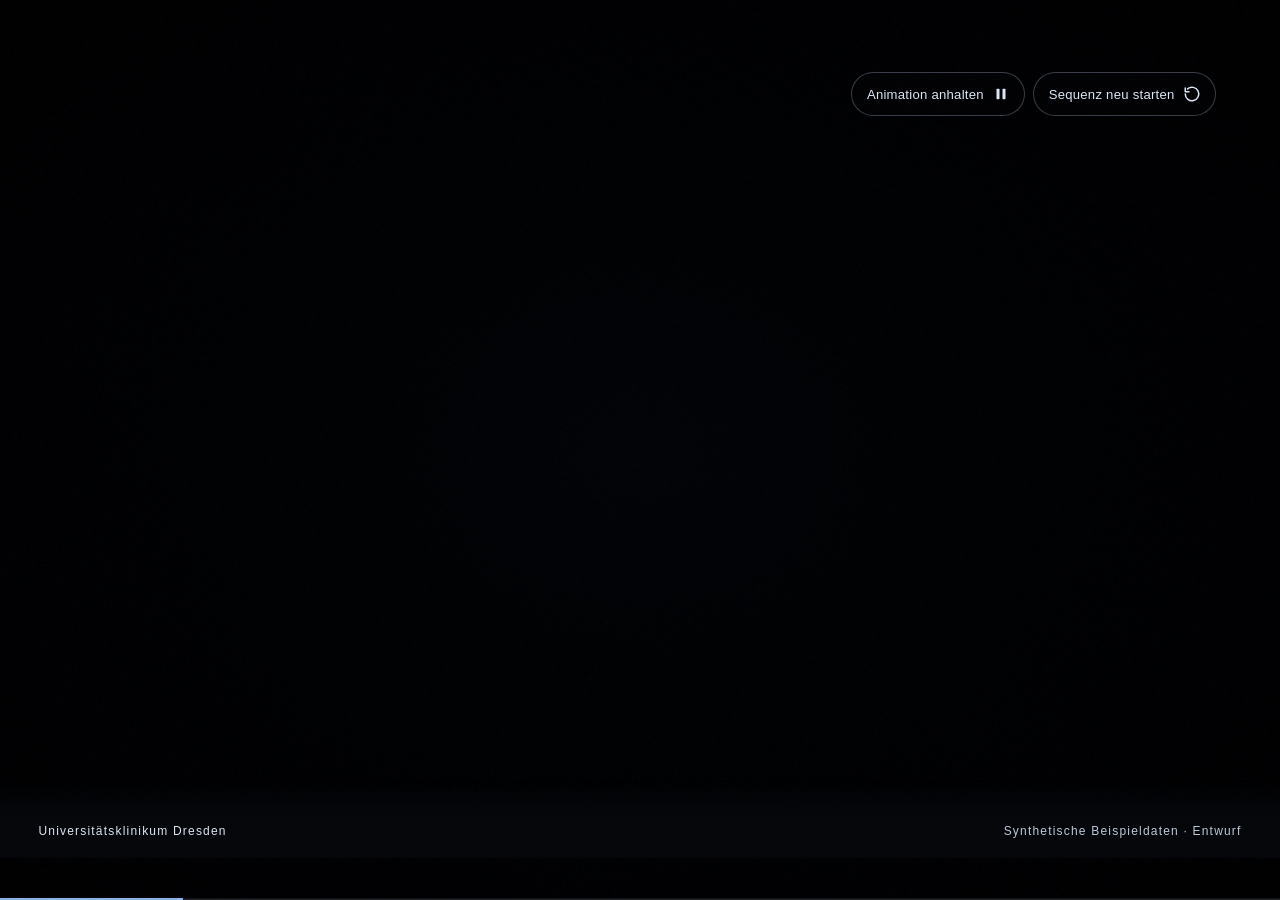
<file: praesentation/index.html>
<!DOCTYPE html>
<!--
  carus.one - Vortragsseite (Entwurf).

  Die Einstiegsanimation als Auftakt, danach sechs Folien mit den
  Kernaussagen. Eine Folie zur Zeit, gefuehrt ueber die Tastatur oder
  einen Klick an den Rand; ueber Strg+P wird daraus ein PDF, eine Folie
  je Seite.

  Die Animation steht nicht hier, sondern in ../index.html zwischen den
  Marken teaser:start und teaser:end. Eingesetzt wird sie von
  tools/embed-teaser.py - hier also nichts von Hand nacharbeiten.

  Ohne JavaScript stehen alle Folien untereinander: dann ist es eine
  lange Seite und kein Vortrag, aber vollstaendig lesbar.

  Alle klinischen Werte in der Animation sind synthetische Beispieldaten.
-->
<html lang="de">

<head>
  <meta charset="utf-8">
  <meta name="viewport" content="width=device-width, initial-scale=1">
  <meta name="robots" content="noindex, nofollow">
  <title>carus.one &ndash; Vortrag</title>
  <meta name="description" content="carus.one als Vortrag: die Einstiegssequenz und sechs Folien zu Vision, Fundament, Lebenszyklus und lernendem Datenökosystem.">
  <meta name="theme-color" content="#05070b">
  <link rel="icon" href="../img/carus-icon.svg" type="image/svg+xml">
  <link rel="apple-touch-icon" href="../img/carus-icon-180.png">
  <link rel="stylesheet" href="../css/teaser.css">
  <link rel="stylesheet" href="../css/deck.css">
  <noscript>
    <style>
      .c1__canvas { display: none !important; }
      .c1__stars { display: block !important; }
      .c1__layer,
      .c1-tools,
      .c1-progress { display: none !important; }
      .c1-word,
      .c1-slogan__a,
      .c1-slogan__b,
      .c1-final > p { opacity: 1 !important; visibility: visible !important; transform: none !important; }
    </style>
  </noscript>
</head>

<body>
  <main data-deck>

    <!-- Folie 1: die Sequenz ------------------------------------------ -->
    <section class="sl sl--teaser" data-slide aria-label="Einstiegssequenz">
      <!-- teaser:start - eingesetzt von tools/embed-teaser.py, Quelle ist
           ../ankuendigung/index.html. Hier nichts von Hand aendern. -->
      <section class="c1" data-c1 data-c1-present aria-label="carus.one – Sequenz">
        <canvas class="c1__canvas" data-c1-canvas aria-hidden="true"></canvas>

        <div class="c1__stars" aria-hidden="true"></div>

        <div class="c1__layer">
        <!-- Szene 3: klinische Datenpunkte entlang des Kamerapfads.
             Das Zeitfenster kommt aus DP_START/DP_STEP im Skript (data-c1-dp),
             from/to hier sind nur Dokumentation. -->
        <figure class="c1-dp" data-c1-dp="0" data-c1-align="right" data-c1-anchor="node:spine0" data-c1-from="0.160" data-c1-to="0.203"><span class="c1-dp__k">Diagnose</span><span class="c1-dp__v">ICD-10-GM &middot; I50.1</span><span class="c1-dp__s">FHIR &middot; Condition</span></figure>
        <figure class="c1-dp" data-c1-dp="1" data-c1-align="right" data-c1-anchor="node:spine1" data-c1-from="0.203" data-c1-to="0.245"><span class="c1-dp__k">Alter</span><span class="c1-dp__v">35 Jahre</span><span class="c1-dp__s">FHIR &middot; Patient</span></figure>
        <figure class="c1-dp" data-c1-dp="2" data-c1-align="right" data-c1-anchor="node:spine2" data-c1-from="0.245" data-c1-to="0.287"><span class="c1-dp__k">Labor</span><span class="c1-dp__v">CRP &middot; 18.4 mg/L</span><span class="c1-dp__s">LOINC &middot; 1988-5 &middot; FHIR &middot; Observation</span></figure>
        <figure class="c1-dp" data-c1-dp="3" data-c1-align="right" data-c1-anchor="node:spine3" data-c1-from="0.287" data-c1-to="0.330"><span class="c1-dp__k">Prozedur</span><span class="c1-dp__v">OPS &middot; 5-351.02</span><span class="c1-dp__s">FHIR &middot; Procedure</span></figure>
        <figure class="c1-dp" data-c1-dp="4" data-c1-align="right" data-c1-anchor="node:spine4" data-c1-from="0.330" data-c1-to="0.372"><span class="c1-dp__k">Medikation</span><span class="c1-dp__v">Wirkstoff &middot; Dosis &middot; Zeitpunkt</span><span class="c1-dp__s">FHIR &middot; MedicationStatement</span></figure>
        <figure class="c1-dp" data-c1-dp="5" data-c1-align="right" data-c1-anchor="node:spine5" data-c1-from="0.373" data-c1-to="0.415"><span class="c1-dp__k">Bildgebung</span><span class="c1-dp__v">CT &middot; DICOM</span><span class="c1-dp__s">FHIR &middot; ImagingStudy</span></figure>

        <!-- Szene 3b: dieselben Daten, wie sie im Alltag begegnen.
             Reduzierte Drahtgitter, keine Bildschirmfotos. Zeitfenster und
             Position kommen aus AR_START/AR_STEP/AR_POS im Skript. -->
        <figure class="c1-art c1-art--doc" data-c1-art="0" data-c1-from="0.420" data-c1-to="0.452">
          <figcaption class="c1-art__t">Arztbrief</figcaption>
          <div class="c1-art__page" aria-hidden="true"><span class="c1-art__hd"></span><span class="c1-art__l"></span><span class="c1-art__l"></span><span class="c1-art__l"></span><span class="c1-art__l"></span><span class="c1-art__l"></span><span class="c1-art__l"></span><span class="c1-art__l"></span><span class="c1-art__l"></span><span class="c1-art__l"></span><span class="c1-art__l"></span><span class="c1-art__l"></span></div>
          <p class="c1-art__m">FHIR &middot; DocumentReference</p>
        </figure>
        <figure class="c1-art c1-art--mon" data-c1-art="1" data-c1-from="0.462" data-c1-to="0.495">
          <figcaption class="c1-art__t">Vitalwerte &middot; Intensivmedizin</figcaption>
          <div class="c1-art__mon">
            <div class="c1-art__trace"><svg class="c1-ecg" viewBox="0 0 240 60" preserveAspectRatio="none" aria-hidden="true"><g class="c1-ecg__g"><path class="c1-ecg__glow" d="M0 30L10 30Q15 23 21 30L29 30L31.5 34L33.5 30L36 5L38.5 30L40.5 41L42.5 30L50 30Q59 17 68 30L80 30M80 30L90 30Q95 23 101 30L109 30L111.5 34L113.5 30L116 5L118.5 30L120.5 41L122.5 30L130 30Q139 17 148 30L160 30M160 30L170 30Q175 23 181 30L189 30L191.5 34L193.5 30L196 5L198.5 30L200.5 41L202.5 30L210 30Q219 17 228 30L240 30M240 30L250 30Q255 23 261 30L269 30L271.5 34L273.5 30L276 5L278.5 30L280.5 41L282.5 30L290 30Q299 17 308 30L320 30M320 30L330 30Q335 23 341 30L349 30L351.5 34L353.5 30L356 5L358.5 30L360.5 41L362.5 30L370 30Q379 17 388 30L400 30M400 30L410 30Q415 23 421 30L429 30L431.5 34L433.5 30L436 5L438.5 30L440.5 41L442.5 30L450 30Q459 17 468 30L480 30"/><path class="c1-ecg__line" d="M0 30L10 30Q15 23 21 30L29 30L31.5 34L33.5 30L36 5L38.5 30L40.5 41L42.5 30L50 30Q59 17 68 30L80 30M80 30L90 30Q95 23 101 30L109 30L111.5 34L113.5 30L116 5L118.5 30L120.5 41L122.5 30L130 30Q139 17 148 30L160 30M160 30L170 30Q175 23 181 30L189 30L191.5 34L193.5 30L196 5L198.5 30L200.5 41L202.5 30L210 30Q219 17 228 30L240 30M240 30L250 30Q255 23 261 30L269 30L271.5 34L273.5 30L276 5L278.5 30L280.5 41L282.5 30L290 30Q299 17 308 30L320 30M320 30L330 30Q335 23 341 30L349 30L351.5 34L353.5 30L356 5L358.5 30L360.5 41L362.5 30L370 30Q379 17 388 30L400 30M400 30L410 30Q415 23 421 30L429 30L431.5 34L433.5 30L436 5L438.5 30L440.5 41L442.5 30L450 30Q459 17 468 30L480 30"/></g></svg></div>
            <div class="c1-art__grid">
              <div><b class="c1-art__hr">82</b><i>HF / min</i></div>
              <div><b>97</b><i>SpO&#8322; %</i></div>
              <div><b>124/78</b><i>RR mmHg</i></div>
              <div><b>14</b><i>AF / min</i></div>
              <div><b>37.4</b><i>Temp &deg;C</i></div>
              <div><b>0.4</b><i>Lactat mmol/L</i></div>
            </div>
          </div>
          <p class="c1-art__m">FHIR &middot; Observation &middot; LOINC</p>
        </figure>
        <figure class="c1-art c1-art--img" data-c1-art="2" data-c1-from="0.505" data-c1-to="0.537">
          <figcaption class="c1-art__t">R&ouml;ntgenthorax</figcaption>
          <div class="c1-art__view">
            <!-- Synthetische Thoraxaufnahme, rein rechnerisch erzeugt von
                 tools/carus-xray.py. Kein echtes Patientenbild. -->
            <img class="c1-xray" src="../img/carus-xray-thorax.png"
                 width="512" height="512" alt="" aria-hidden="true" decoding="async" fetchpriority="low">
            <span class="c1-art__ov c1-art__ov--tl">CR &middot; PA</span>
            <span class="c1-art__ov c1-art__ov--tr">512 &times; 512</span>
            <span class="c1-art__ov c1-art__ov--bl">WL 40 / WW 400</span>
            <span class="c1-art__ov c1-art__ov--br">synthetisch</span>
          </div>
          <p class="c1-art__m">DICOM &middot; FHIR &middot; ImagingStudy</p>
        </figure>

        <!-- Szene 4: Cluster innerhalb des Patientenkontexts -->
        <span class="c1-cluster" data-c1-anchor="node:cluster0" data-c1-from="0.5640" data-c1-to="0.6235">Radiology</span>
        <span class="c1-cluster" data-c1-anchor="node:cluster1" data-c1-from="0.5700" data-c1-to="0.6235">Laboratory</span>
        <span class="c1-cluster" data-c1-anchor="node:cluster2" data-c1-from="0.5760" data-c1-to="0.6235">Medication</span>
        <span class="c1-cluster" data-c1-anchor="node:cluster3" data-c1-from="0.5820" data-c1-to="0.6235">Clinical Notes</span>
        <span class="c1-cluster" data-c1-anchor="node:cluster4" data-c1-from="0.5880" data-c1-to="0.6235">Genomics</span>
        <span class="c1-cluster" data-c1-anchor="node:cluster5" data-c1-from="0.5940" data-c1-to="0.6235">Vital Signs</span>
        <span class="c1-faint" data-c1-anchor="world:0.82,0.30,-0.42" data-c1-from="0.5720" data-c1-to="0.6215">Encounter</span>
        <span class="c1-faint" data-c1-anchor="world:-0.74,-0.24,0.52" data-c1-from="0.5720" data-c1-to="0.6215">Observation</span>
        <span class="c1-faint" data-c1-anchor="world:0.16,-0.62,0.66" data-c1-from="0.5720" data-c1-to="0.6215">DiagnosticReport</span>
        <span class="c1-faint" data-c1-anchor="world:-0.52,0.52,-0.58" data-c1-from="0.5720" data-c1-to="0.6215">MedicationStatement</span>
        <span class="c1-faint" data-c1-anchor="world:0.60,-0.36,-0.66" data-c1-from="0.5720" data-c1-to="0.6215">ImagingStudy</span>
        <span class="c1-faint" data-c1-anchor="world:-0.30,0.66,0.58" data-c1-from="0.5720" data-c1-to="0.6215">Condition</span>

        <!-- Szene 4: die Standards kreisen um den Patientenkontext.
             ring:Startwinkel,Radius,Hoehe,Geschwindigkeit -->
        <span class="c1-std" data-c1-anchor="ring:0.00,1.06,0.20,0.16" data-c1-from="0.5620" data-c1-to="0.6215" data-c1-fade="0.012">FHIR</span>
        <span class="c1-std" data-c1-anchor="ring:0.90,1.06,-0.12,0.16" data-c1-from="0.5650" data-c1-to="0.6215" data-c1-fade="0.012">OMOP</span>
        <span class="c1-std" data-c1-anchor="ring:1.79,1.06,0.26,0.16" data-c1-from="0.5680" data-c1-to="0.6215" data-c1-fade="0.012">SNOMED CT</span>
        <span class="c1-std" data-c1-anchor="ring:2.69,1.06,-0.18,0.16" data-c1-from="0.5710" data-c1-to="0.6215" data-c1-fade="0.012">LOINC</span>
        <span class="c1-std" data-c1-anchor="ring:3.59,1.06,0.14,0.16" data-c1-from="0.5740" data-c1-to="0.6215" data-c1-fade="0.012">ICD-10-GM</span>
        <span class="c1-std" data-c1-anchor="ring:4.49,1.06,-0.24,0.16" data-c1-from="0.5770" data-c1-to="0.6215" data-c1-fade="0.012">OPS</span>
        <span class="c1-std" data-c1-anchor="ring:5.39,1.06,0.08,0.16" data-c1-from="0.5800" data-c1-to="0.6215" data-c1-fade="0.012">DICOM</span>

        <!-- Szene 7: Capabilities in unterschiedlicher Raumtiefe -->
        <span class="c1-cap" data-c1-anchor="world:0.00,0.68,0.00" data-c1-from="0.7680" data-c1-to="0.9360" data-c1-fade="0.03">Patient View</span>
        <span class="c1-cap" data-c1-anchor="world:-0.54,0.74,0.50" data-c1-from="0.7716" data-c1-to="0.9360" data-c1-fade="0.03">Data Products</span>
        <span class="c1-cap" data-c1-anchor="world:0.10,0.77,-1.19" data-c1-from="0.7752" data-c1-to="0.9360" data-c1-fade="0.03">Research</span>
        <span class="c1-cap" data-c1-anchor="world:1.00,0.76,1.30" data-c1-from="0.7788" data-c1-to="0.9360" data-c1-fade="0.03">AI Native</span>
        <span class="c1-cap" data-c1-anchor="world:-1.06,0.38,-0.19" data-c1-from="0.7824" data-c1-to="0.9360" data-c1-fade="0.03">Secure Processing</span>
        <span class="c1-cap" data-c1-anchor="world:1.21,0.37,-0.77" data-c1-from="0.7860" data-c1-to="0.9360" data-c1-fade="0.03">Clinical Intelligence</span>
        <span class="c1-cap" data-c1-anchor="world:-0.47,0.33,1.73" data-c1-from="0.7896" data-c1-to="0.9360" data-c1-fade="0.03">Self-Service</span>
        <span class="c1-cap" data-c1-anchor="world:-0.99,0.25,-1.90" data-c1-from="0.7932" data-c1-to="0.9360" data-c1-fade="0.03">FHIR</span>
        <span class="c1-cap" data-c1-anchor="world:1.21,0.08,0.44" data-c1-from="0.7968" data-c1-to="0.9360" data-c1-fade="0.03">OMOP</span>
        <span class="c1-cap" data-c1-anchor="world:-1.48,0.00,0.61" data-c1-from="0.8004" data-c1-to="0.9360" data-c1-fade="0.03">Multimodal Data</span>
        <span class="c1-cap" data-c1-anchor="world:0.80,-0.11,-1.71" data-c1-from="0.8040" data-c1-to="0.9360" data-c1-fade="0.03">Real World Data</span>
        <span class="c1-cap" data-c1-anchor="world:0.64,-0.25,2.05" data-c1-from="0.8076" data-c1-to="0.9360" data-c1-fade="0.03">Research Workspace</span>
        <span class="c1-cap" data-c1-anchor="world:-1.06,-0.23,-0.61" data-c1-from="0.8112" data-c1-to="0.9360" data-c1-fade="0.03">Governed Access</span>
        <span class="c1-cap" data-c1-anchor="world:1.40,-0.37,-0.31" data-c1-from="0.8148" data-c1-to="0.9360" data-c1-fade="0.03">Data Quality</span>
        <span class="c1-cap" data-c1-anchor="world:-0.91,-0.55,1.29" data-c1-from="0.8184" data-c1-to="0.9360" data-c1-fade="0.03">Clinical Operations</span>
        <span class="c1-cap" data-c1-anchor="world:-0.21,-0.76,-1.63" data-c1-from="0.8220" data-c1-to="0.9360" data-c1-fade="0.03">Synthetic Data</span>
        <span class="c1-cap" data-c1-anchor="world:0.62,-0.53,0.53" data-c1-from="0.8256" data-c1-to="0.9360" data-c1-fade="0.03">Longitudinal Data</span>
        <span class="c1-cap" data-c1-anchor="world:-0.73,-0.74,0.03" data-c1-from="0.8292" data-c1-to="0.9360" data-c1-fade="0.03">Interoperability</span>
        <span class="c1-cap" data-c1-anchor="world:0.00,-0.99,-0.00" data-c1-from="0.8328" data-c1-to="0.9360" data-c1-fade="0.03">From Data to Care</span>

        <!-- Szene 8: der Intelligence Layer -->
        <span class="c1-ai c1-ai--lead" data-c1-anchor="world:0.34,0.30,0.20" data-c1-from="0.8395" data-c1-to="0.8880">Clinical AI</span>
        <span class="c1-ai" data-c1-anchor="world:0.34,0.17,0.20" data-c1-from="0.8465" data-c1-to="0.8880">Research &rarr; Validate &rarr; Translate</span>
        <span class="c1-ai" data-c1-anchor="world:-0.34,0.12,0.40" data-c1-from="0.8520" data-c1-to="0.8880">AI Sandbox</span>
        <span class="c1-ai" data-c1-anchor="world:-0.40,-0.08,-0.26" data-c1-from="0.8565" data-c1-to="0.8880">Secure Processing Environment</span>
        <span class="c1-ai" data-c1-anchor="world:0.22,-0.24,-0.40" data-c1-from="0.8610" data-c1-to="0.8880">Decision Support</span>

          <!-- Szene 4: der Patientenkontext -->
          <div class="c1-title" data-c1-anchor="center" data-c1-from="0.5510" data-c1-to="0.6200" data-c1-fade="0.02">
            <p class="c1-title__h">Patient View</p>
            <p class="c1-title__c">Many Systems. One Patient.</p>
            <p class="c1-title__s">One longitudinal clinical context.</p>
          </div>

          <!-- Szene 5: aus Patienten werden Populationen -->
          <div class="c1-title" data-c1-anchor="center" data-c1-from="0.6520" data-c1-to="0.7080" data-c1-fade="0.02">
            <p class="c1-title__h">Population</p>
            <p class="c1-title__s">Cohorts, outcomes, real world evidence.</p>
          </div>
        </div>

        <!-- Szene 6 bis Finale: der Name entsteht aus dem Datenraum -->
        <div class="c1-center">
          <h1 class="c1-word" data-c1-word><span class="c1-word__a" data-c1-part="a">carus</span><span class="c1-word__b" data-c1-part="b">.one</span></h1>

          <p class="c1-slogan">
            <span class="c1-slogan__a" data-c1-slogan="a">Healthcare.</span>
            <span class="c1-slogan__b" data-c1-slogan="b">beyond imagination.</span>
          </p>

          <div class="c1-final">
            <p class="c1-final__kicker" data-c1-fin="0">Daten- und KI-&Ouml;kosystem</p>
            <p class="c1-final__claim" data-c1-fin="1">One data foundation.<br>Endless possibilities.</p>
            <p class="c1-final__meta" data-c1-fin="2">Forschung &middot; Versorgung &middot; KI &middot; Innovation</p>
            <p class="c1-final__soon" data-c1-fin="3">Im Aufbau.</p>
          </div>
        </div>


        <p class="c1-foot">
          <span class="c1-foot__org">Universit&auml;tsklinikum Dresden</span>
          <span class="c1-foot__note">Synthetische Beispieldaten &middot; Entwurf</span>
        </p>

        <div class="c1-tools">
        <button class="c1-btn" type="button" data-c1-pause aria-pressed="false">
          <span class="c1-btn__on">Animation anhalten</span>
          <span class="c1-btn__off">Animation fortsetzen</span>
          <svg class="c1-btn__i c1-btn__i--pause" viewBox="0 0 24 24" width="18" height="18" fill="currentColor" aria-hidden="true" focusable="false">
            <rect x="6" y="5" width="4" height="14" rx="1"></rect><rect x="14" y="5" width="4" height="14" rx="1"></rect>
          </svg>
          <svg class="c1-btn__i c1-btn__i--play" viewBox="0 0 24 24" width="18" height="18" fill="currentColor" aria-hidden="true" focusable="false">
            <path d="M8 5l11 7-11 7z"></path>
          </svg>
        </button>
        <button class="c1-replay c1-btn" type="button" data-c1-replay>
          <span class="c1-btn__on">Sequenz neu starten</span>
          <svg class="c1-btn__i" viewBox="0 0 24 24" width="18" height="18" fill="none" stroke="currentColor" stroke-width="2" stroke-linecap="round" stroke-linejoin="round" aria-hidden="true" focusable="false">
            <path d="M3 12a9 9 0 1 0 3.1-6.8"></path>
            <path d="M3 4v5h5"></path>
          </svg>
        </button>
        </div>

        <div class="c1-progress" aria-hidden="true"><i data-c1-progress></i></div>
      </section>

      <!-- teaser:end -->
    </section>

    <!-- Folie 2: die Vision ------------------------------------------- -->
    <section class="sl" data-slide aria-labelledby="f-vision">
      <div class="sl__inner">
        <p class="sl__kicker">Die Vision</p>
        <h2 class="sl__h" id="f-vision">Eine gemeinsame Basis f&uuml;r bessere Medizin.</h2>
        <p class="sl__lead">carus.one entsteht als gemeinsames Daten- und
          KI-&Ouml;kosystem des Universit&auml;tsklinikums Dresden: klinische
          Informationen verbinden und sicher nutzbar machen. Nicht jedes
          Vorhaben soll seine eigene Datenwelt aufbauen m&uuml;ssen.</p>
        <ul class="cols">
          <li>
            <h3>Forschung</h3>
            <p>Fragestellungen pr&uuml;fen, Daten erkunden, Erkenntnisse gewinnen.</p>
          </li>
          <li>
            <h3>Qualit&auml;tsmanagement</h3>
            <p>Behandlungsqualit&auml;t nachvollziehen und Verbesserungen erkennen.</p>
          </li>
          <li>
            <h3>Organisation</h3>
            <p>Prozesse und Ressourcen verstehen, Entscheidungen vorbereiten.</p>
          </li>
          <li>
            <h3>Versorgung</h3>
            <p>Validierte Anwendungen schrittweise in die Abl&auml;ufe bringen.</p>
          </li>
        </ul>
      </div>
    </section>

    <!-- Folie 3: das Fundament ---------------------------------------- -->
    <section class="sl" data-slide aria-labelledby="f-fundament">
      <div class="sl__inner">
        <p class="sl__kicker">Das Fundament</p>
        <h2 class="sl__h" id="f-fundament">Eine starke Basis, die mitw&auml;chst.</h2>
        <p class="sl__lead">Neue Ideen brauchen nicht jedes Mal eine neue
          technische Grundlage. Jede Ebene tr&auml;gt die dar&uuml;berliegende.</p>
        <ul class="stack">
          <li><b>Anwendungen</b> <span>Auswertungen, Datenservices, KI-Anwendungen</span></li>
          <li><b>Daten und Dienste</b> <span>vertrauensw&uuml;rdige Daten, wiederverwendbare Bausteine</span></li>
          <li><b>Infrastruktur</b> <span>Speicher, Rechenleistung, Plattformdienste</span></li>
        </ul>
      </div>
    </section>

    <!-- Folie 4: was die Basis leistet -------------------------------- -->
    <section class="sl" data-slide aria-labelledby="f-leistung">
      <div class="sl__inner">
        <p class="sl__kicker">Das Fundament</p>
        <h2 class="sl__h" id="f-leistung">Wachsen, sicher arbeiten, verbinden.</h2>
        <ul class="cols">
          <li>
            <h3>Mit den Anforderungen wachsen</h3>
            <p>Speicher, Rechenleistung und Plattformdienste lassen sich
              schrittweise erweitern &ndash; f&uuml;r mehr Daten, neue Datenarten
              und zus&auml;tzliche Anwendungen.</p>
          </li>
          <li>
            <h3>Sicher mit Daten und KI arbeiten</h3>
            <p>Gesch&uuml;tzte Arbeitsumgebungen f&uuml;r Exploration, Forschung und
              Entwicklung &ndash; mit geregelten Zug&auml;ngen und klarer
              Verantwortung.</p>
          </li>
          <li>
            <h3>Wissen und Systeme verbinden</h3>
            <p>Offene Standards und dokumentierte Schnittstellen machen Daten
              und Ergebnisse wiederverwendbar &ndash; im Klinikum und
              perspektivisch mit Partnern.</p>
          </li>
        </ul>
        <p class="sl__note">Damit entsteht auch die Daten- und Arbeitsgrundlage
          f&uuml;r die KI-Klinik: entwickeln, pr&uuml;fen, in den klinischen Alltag
          &uuml;berf&uuml;hren.</p>
      </div>
    </section>

    <!-- Folie 5: der Lebenszyklus ------------------------------------- -->
    <section class="sl" data-slide aria-labelledby="f-zyklus">
      <div class="sl__inner">
        <p class="sl__kicker">Der Lebenszyklus</p>
        <h2 class="sl__h" id="f-zyklus">Von der ersten Frage bis zur nutzbaren Anwendung.</h2>
        <p class="sl__lead">Ein Vorhaben beginnt lange vor dem formalen
          Projektstart. carus.one begleitet den ganzen Weg.</p>
        <ol class="flow">
          <li>
            <span class="flow__n">Phase 01</span>
            <h3>Idee und Machbarkeit</h3>
            <p>Fr&uuml;he Pr&uuml;fungen mit Metadaten, aggregierten oder
              synthetischen Daten.</p>
          </li>
          <li>
            <span class="flow__n">Phase 02</span>
            <h3>Erforschen und entwickeln</h3>
            <p>Arbeit an Analysen, Modellen und ersten Anwendungen in
              gesch&uuml;tzten Umgebungen.</p>
          </li>
          <li>
            <span class="flow__n">Phase 03</span>
            <h3>Pr&uuml;fen und freigeben</h3>
            <p>Fachliche und technische Pr&uuml;fung, Freigabe, Verantwortung,
              Betrieb.</p>
          </li>
          <li>
            <span class="flow__n">Phase 04</span>
            <h3>Anwenden und betreiben</h3>
            <p>Nutzung im Alltag, Beobachtung von Datenqualit&auml;t und
              Modellverhalten.</p>
          </li>
          <li>
            <span class="flow__n">Phase 05</span>
            <h3>Weiterentwickeln oder abl&ouml;sen</h3>
            <p>Neue Versionen, kontrollierte Ausserbetriebnahme, dokumentierte
              Ergebnisse.</p>
          </li>
        </ol>
        <p class="sl__note">Datenzugang, Berechtigungen und Schutzmassnahmen
          begleiten jede Phase. Fr&uuml;he Exploration bedeutet nicht
          ungeregelten Zugriff.</p>
      </div>
    </section>

    <!-- Folie 6: das lernende Oekosystem ------------------------------ -->
    <section class="sl" data-slide aria-labelledby="f-lernen">
      <div class="sl__inner">
        <p class="sl__kicker">Ein lernendes Daten&ouml;kosystem</p>
        <h2 class="sl__h" id="f-lernen">Aus jeder Anwendung kann neues Wissen entstehen.</h2>
        <p class="sl__lead">Ergebnisse sollen nicht in einzelnen Projekten
          verschwinden. Gepr&uuml;fte Daten, Modelle, Annotationen und
          Erfahrungen fliessen dokumentiert zur&uuml;ck &ndash; und bilden dort,
          wo ihre Nutzung zul&auml;ssig ist, die Grundlage f&uuml;r weitere
          Vorhaben. So entwickelt jede Nutzung die gemeinsame Basis weiter.</p>
      </div>
    </section>

    <!-- Folie 7: Abschluss -------------------------------------------- -->
    <section class="sl sl--end" data-slide aria-labelledby="f-ende">
      <div class="sl__inner">
        <h2 class="word" id="f-ende">carus<b>.one</b></h2>
        <p class="claim">Eine starke Basis. Von der Idee bis zur Wirkung.</p>
        <p class="meta">Im Aufbau &middot; Universit&auml;tsklinikum Dresden</p>
      </div>
    </section>

  </main>

  <!-- Bedienung: Klickfl&auml;chen, Tastenhinweis, Fortschritt ----------- -->
  <nav class="deck-ui" aria-label="Folien">
  <button class="deck-tap deck-tap--prev" type="button" data-deck-prev>
    <span class="visually-hidden">Vorige Folie</span>
  </button>
  <button class="deck-tap deck-tap--next" type="button" data-deck-next>
    <span class="visually-hidden">N&auml;chste Folie</span>
  </button>

  <p class="deck-bar" data-deck-bar>
    <span class="deck-bar__keys">
      <span><b>&larr; &rarr;</b> Folie</span>
      <span><b>P</b> Animation anhalten</span>
      <span><b>R</b> Animation neu</span>
      <span><b>F</b> Vollbild</span>
      <span><b>Strg+P</b> als PDF</span>
    </span>
    <span class="deck-bar__no" data-deck-no>1 / 7</span>
  </p>

  <div class="deck-rail" aria-hidden="true"><i data-deck-rail></i></div>
  </nav>

  <script src="../js/teaser.js" defer></script>
  <script src="../js/deck.js" defer></script>
</body>

</html>
</file>
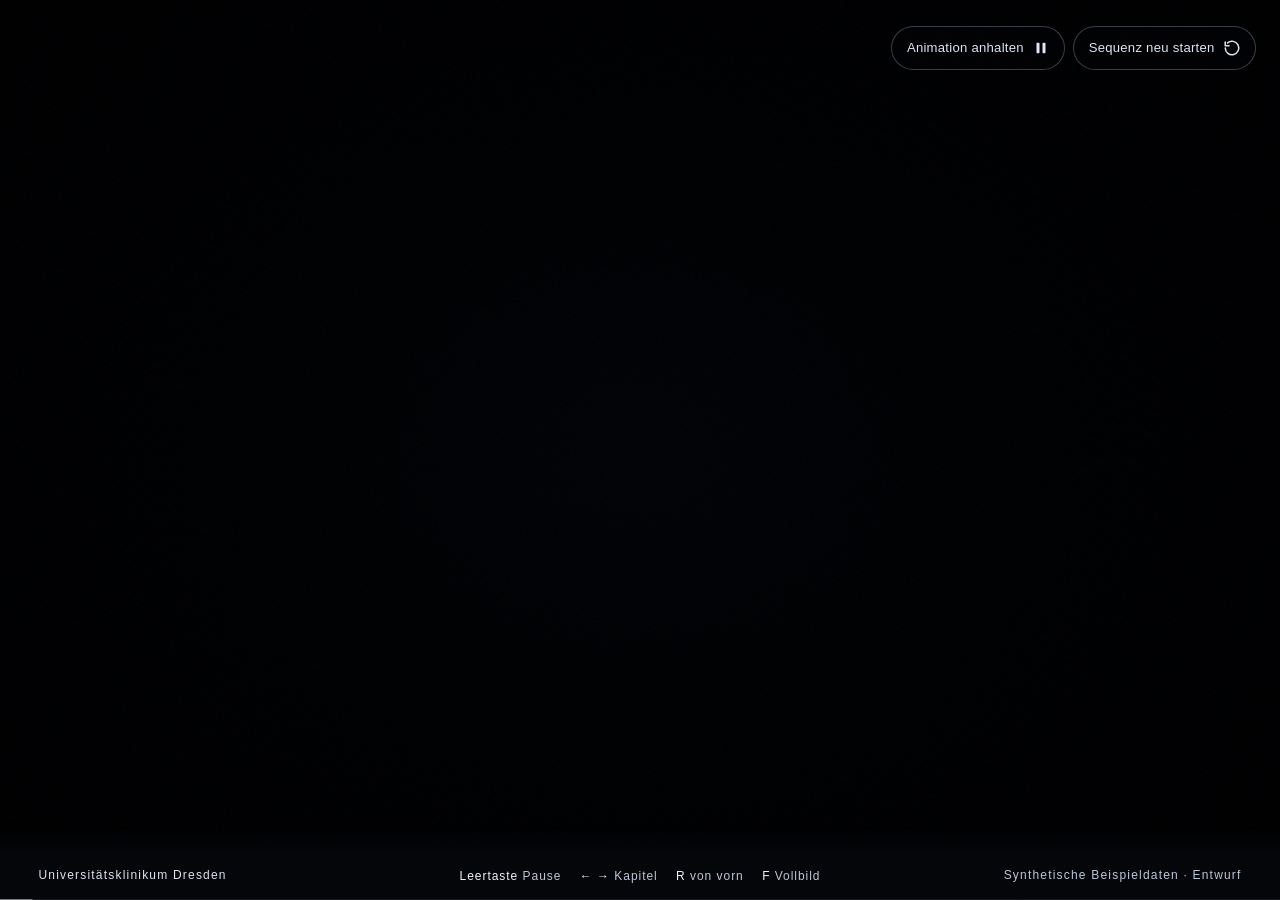
<file: teaser/index.html>
<!DOCTYPE html>
<!--
  carus.one - die Sequenz allein, fuer den Vortrag.

  Dieselbe Animation wie auf der Ankuendigungsseite, nur ohne Inhalt
  darunter: sie fuellt das Fenster, laeuft von selbst und wird ueber die
  Tastatur gefuehrt. Gedacht fuer den Beamer - im Vollbild des Browsers
  oder eingebettet in eine Folie.

  Leertaste  anhalten und fortsetzen
  Pfeile     ein Kapitel zurueck oder vor
  R          von vorn
  F          Vollbild
  Pos1/Ende  Anfang / Finale

  Die Seite laeuft auch ohne Server, direkt aus dem Ordner. Alle Werte in
  der Animation sind synthetische Beispieldaten, das Roentgenbild ist rein
  rechnerisch erzeugt (tools/carus-xray.py).
-->
<html lang="de">

<head>
  <meta charset="utf-8">
  <meta name="viewport" content="width=device-width, initial-scale=1">
  <meta name="robots" content="noindex, nofollow">
  <title>carus.one &ndash; Sequenz f&uuml;r den Vortrag</title>
  <meta name="description" content="Die Einstiegssequenz von carus.one im Vollbild, mit Tastatursteuerung – für Vortrag und Beamer.">
  <meta name="theme-color" content="#05070b">
  <link rel="icon" href="../img/carus-icon.svg" type="image/svg+xml">
  <link rel="apple-touch-icon" href="../img/carus-icon-180.png">
  <link rel="stylesheet" href="../css/teaser.css">
  <link rel="stylesheet" href="../css/present.css">
  <noscript>
    <style>
      .c1__canvas { display: none !important; }
      .c1__stars { display: block !important; }
      .c1__layer,
      .c1-tools,
      .c1-progress,
      .pv-hint { display: none !important; }
      .c1-word,
      .c1-slogan__a,
      .c1-slogan__b,
      .c1-final > p { opacity: 1 !important; visibility: visible !important; transform: none !important; }
    </style>
  </noscript>
</head>

<body class="pv">
  <main class="pv__stage">
  <!-- teaser:start - eingesetzt von tools/embed-teaser.py, Quelle ist
       ../ankuendigung/index.html. Hier nichts von Hand aendern. -->
  <section class="c1" data-c1 data-c1-present aria-label="carus.one – Sequenz">
    <canvas class="c1__canvas" data-c1-canvas aria-hidden="true"></canvas>

    <div class="c1__stars" aria-hidden="true"></div>

    <div class="c1__layer">
    <!-- Szene 3: klinische Datenpunkte entlang des Kamerapfads.
         Das Zeitfenster kommt aus DP_START/DP_STEP im Skript (data-c1-dp),
         from/to hier sind nur Dokumentation. -->
    <figure class="c1-dp" data-c1-dp="0" data-c1-align="right" data-c1-anchor="node:spine0" data-c1-from="0.160" data-c1-to="0.203"><span class="c1-dp__k">Diagnose</span><span class="c1-dp__v">ICD-10-GM &middot; I50.1</span><span class="c1-dp__s">FHIR &middot; Condition</span></figure>
    <figure class="c1-dp" data-c1-dp="1" data-c1-align="right" data-c1-anchor="node:spine1" data-c1-from="0.203" data-c1-to="0.245"><span class="c1-dp__k">Alter</span><span class="c1-dp__v">35 Jahre</span><span class="c1-dp__s">FHIR &middot; Patient</span></figure>
    <figure class="c1-dp" data-c1-dp="2" data-c1-align="right" data-c1-anchor="node:spine2" data-c1-from="0.245" data-c1-to="0.287"><span class="c1-dp__k">Labor</span><span class="c1-dp__v">CRP &middot; 18.4 mg/L</span><span class="c1-dp__s">LOINC &middot; 1988-5 &middot; FHIR &middot; Observation</span></figure>
    <figure class="c1-dp" data-c1-dp="3" data-c1-align="right" data-c1-anchor="node:spine3" data-c1-from="0.287" data-c1-to="0.330"><span class="c1-dp__k">Prozedur</span><span class="c1-dp__v">OPS &middot; 5-351.02</span><span class="c1-dp__s">FHIR &middot; Procedure</span></figure>
    <figure class="c1-dp" data-c1-dp="4" data-c1-align="right" data-c1-anchor="node:spine4" data-c1-from="0.330" data-c1-to="0.372"><span class="c1-dp__k">Medikation</span><span class="c1-dp__v">Wirkstoff &middot; Dosis &middot; Zeitpunkt</span><span class="c1-dp__s">FHIR &middot; MedicationStatement</span></figure>
    <figure class="c1-dp" data-c1-dp="5" data-c1-align="right" data-c1-anchor="node:spine5" data-c1-from="0.373" data-c1-to="0.415"><span class="c1-dp__k">Bildgebung</span><span class="c1-dp__v">CT &middot; DICOM</span><span class="c1-dp__s">FHIR &middot; ImagingStudy</span></figure>

    <!-- Szene 3b: dieselben Daten, wie sie im Alltag begegnen.
         Reduzierte Drahtgitter, keine Bildschirmfotos. Zeitfenster und
         Position kommen aus AR_START/AR_STEP/AR_POS im Skript. -->
    <figure class="c1-art c1-art--doc" data-c1-art="0" data-c1-from="0.420" data-c1-to="0.452">
      <figcaption class="c1-art__t">Arztbrief</figcaption>
      <div class="c1-art__page" aria-hidden="true"><span class="c1-art__hd"></span><span class="c1-art__l"></span><span class="c1-art__l"></span><span class="c1-art__l"></span><span class="c1-art__l"></span><span class="c1-art__l"></span><span class="c1-art__l"></span><span class="c1-art__l"></span><span class="c1-art__l"></span><span class="c1-art__l"></span><span class="c1-art__l"></span><span class="c1-art__l"></span></div>
      <p class="c1-art__m">FHIR &middot; DocumentReference</p>
    </figure>
    <figure class="c1-art c1-art--mon" data-c1-art="1" data-c1-from="0.462" data-c1-to="0.495">
      <figcaption class="c1-art__t">Vitalwerte &middot; Intensivmedizin</figcaption>
      <div class="c1-art__mon">
        <div class="c1-art__trace"><svg class="c1-ecg" viewBox="0 0 240 60" preserveAspectRatio="none" aria-hidden="true"><g class="c1-ecg__g"><path class="c1-ecg__glow" d="M0 30L10 30Q15 23 21 30L29 30L31.5 34L33.5 30L36 5L38.5 30L40.5 41L42.5 30L50 30Q59 17 68 30L80 30M80 30L90 30Q95 23 101 30L109 30L111.5 34L113.5 30L116 5L118.5 30L120.5 41L122.5 30L130 30Q139 17 148 30L160 30M160 30L170 30Q175 23 181 30L189 30L191.5 34L193.5 30L196 5L198.5 30L200.5 41L202.5 30L210 30Q219 17 228 30L240 30M240 30L250 30Q255 23 261 30L269 30L271.5 34L273.5 30L276 5L278.5 30L280.5 41L282.5 30L290 30Q299 17 308 30L320 30M320 30L330 30Q335 23 341 30L349 30L351.5 34L353.5 30L356 5L358.5 30L360.5 41L362.5 30L370 30Q379 17 388 30L400 30M400 30L410 30Q415 23 421 30L429 30L431.5 34L433.5 30L436 5L438.5 30L440.5 41L442.5 30L450 30Q459 17 468 30L480 30"/><path class="c1-ecg__line" d="M0 30L10 30Q15 23 21 30L29 30L31.5 34L33.5 30L36 5L38.5 30L40.5 41L42.5 30L50 30Q59 17 68 30L80 30M80 30L90 30Q95 23 101 30L109 30L111.5 34L113.5 30L116 5L118.5 30L120.5 41L122.5 30L130 30Q139 17 148 30L160 30M160 30L170 30Q175 23 181 30L189 30L191.5 34L193.5 30L196 5L198.5 30L200.5 41L202.5 30L210 30Q219 17 228 30L240 30M240 30L250 30Q255 23 261 30L269 30L271.5 34L273.5 30L276 5L278.5 30L280.5 41L282.5 30L290 30Q299 17 308 30L320 30M320 30L330 30Q335 23 341 30L349 30L351.5 34L353.5 30L356 5L358.5 30L360.5 41L362.5 30L370 30Q379 17 388 30L400 30M400 30L410 30Q415 23 421 30L429 30L431.5 34L433.5 30L436 5L438.5 30L440.5 41L442.5 30L450 30Q459 17 468 30L480 30"/></g></svg></div>
        <div class="c1-art__grid">
          <div><b class="c1-art__hr">82</b><i>HF / min</i></div>
          <div><b>97</b><i>SpO&#8322; %</i></div>
          <div><b>124/78</b><i>RR mmHg</i></div>
          <div><b>14</b><i>AF / min</i></div>
          <div><b>37.4</b><i>Temp &deg;C</i></div>
          <div><b>0.4</b><i>Lactat mmol/L</i></div>
        </div>
      </div>
      <p class="c1-art__m">FHIR &middot; Observation &middot; LOINC</p>
    </figure>
    <figure class="c1-art c1-art--img" data-c1-art="2" data-c1-from="0.505" data-c1-to="0.537">
      <figcaption class="c1-art__t">R&ouml;ntgenthorax</figcaption>
      <div class="c1-art__view">
        <!-- Synthetische Thoraxaufnahme, rein rechnerisch erzeugt von
             tools/carus-xray.py. Kein echtes Patientenbild. -->
        <img class="c1-xray" src="../img/carus-xray-thorax.png"
             width="512" height="512" alt="" aria-hidden="true" decoding="async" fetchpriority="low">
        <span class="c1-art__ov c1-art__ov--tl">CR &middot; PA</span>
        <span class="c1-art__ov c1-art__ov--tr">512 &times; 512</span>
        <span class="c1-art__ov c1-art__ov--bl">WL 40 / WW 400</span>
        <span class="c1-art__ov c1-art__ov--br">synthetisch</span>
      </div>
      <p class="c1-art__m">DICOM &middot; FHIR &middot; ImagingStudy</p>
    </figure>

    <!-- Szene 4: Cluster innerhalb des Patientenkontexts -->
    <span class="c1-cluster" data-c1-anchor="node:cluster0" data-c1-from="0.5640" data-c1-to="0.6235">Radiology</span>
    <span class="c1-cluster" data-c1-anchor="node:cluster1" data-c1-from="0.5700" data-c1-to="0.6235">Laboratory</span>
    <span class="c1-cluster" data-c1-anchor="node:cluster2" data-c1-from="0.5760" data-c1-to="0.6235">Medication</span>
    <span class="c1-cluster" data-c1-anchor="node:cluster3" data-c1-from="0.5820" data-c1-to="0.6235">Clinical Notes</span>
    <span class="c1-cluster" data-c1-anchor="node:cluster4" data-c1-from="0.5880" data-c1-to="0.6235">Genomics</span>
    <span class="c1-cluster" data-c1-anchor="node:cluster5" data-c1-from="0.5940" data-c1-to="0.6235">Vital Signs</span>
    <span class="c1-faint" data-c1-anchor="world:0.82,0.30,-0.42" data-c1-from="0.5720" data-c1-to="0.6215">Encounter</span>
    <span class="c1-faint" data-c1-anchor="world:-0.74,-0.24,0.52" data-c1-from="0.5720" data-c1-to="0.6215">Observation</span>
    <span class="c1-faint" data-c1-anchor="world:0.16,-0.62,0.66" data-c1-from="0.5720" data-c1-to="0.6215">DiagnosticReport</span>
    <span class="c1-faint" data-c1-anchor="world:-0.52,0.52,-0.58" data-c1-from="0.5720" data-c1-to="0.6215">MedicationStatement</span>
    <span class="c1-faint" data-c1-anchor="world:0.60,-0.36,-0.66" data-c1-from="0.5720" data-c1-to="0.6215">ImagingStudy</span>
    <span class="c1-faint" data-c1-anchor="world:-0.30,0.66,0.58" data-c1-from="0.5720" data-c1-to="0.6215">Condition</span>

    <!-- Szene 4: die Standards kreisen um den Patientenkontext.
         ring:Startwinkel,Radius,Hoehe,Geschwindigkeit -->
    <span class="c1-std" data-c1-anchor="ring:0.00,1.06,0.20,0.16" data-c1-from="0.5620" data-c1-to="0.6215" data-c1-fade="0.012">FHIR</span>
    <span class="c1-std" data-c1-anchor="ring:0.90,1.06,-0.12,0.16" data-c1-from="0.5650" data-c1-to="0.6215" data-c1-fade="0.012">OMOP</span>
    <span class="c1-std" data-c1-anchor="ring:1.79,1.06,0.26,0.16" data-c1-from="0.5680" data-c1-to="0.6215" data-c1-fade="0.012">SNOMED CT</span>
    <span class="c1-std" data-c1-anchor="ring:2.69,1.06,-0.18,0.16" data-c1-from="0.5710" data-c1-to="0.6215" data-c1-fade="0.012">LOINC</span>
    <span class="c1-std" data-c1-anchor="ring:3.59,1.06,0.14,0.16" data-c1-from="0.5740" data-c1-to="0.6215" data-c1-fade="0.012">ICD-10-GM</span>
    <span class="c1-std" data-c1-anchor="ring:4.49,1.06,-0.24,0.16" data-c1-from="0.5770" data-c1-to="0.6215" data-c1-fade="0.012">OPS</span>
    <span class="c1-std" data-c1-anchor="ring:5.39,1.06,0.08,0.16" data-c1-from="0.5800" data-c1-to="0.6215" data-c1-fade="0.012">DICOM</span>

    <!-- Szene 7: Capabilities in unterschiedlicher Raumtiefe -->
    <span class="c1-cap" data-c1-anchor="world:0.00,0.68,0.00" data-c1-from="0.7680" data-c1-to="0.9360" data-c1-fade="0.03">Patient View</span>
    <span class="c1-cap" data-c1-anchor="world:-0.54,0.74,0.50" data-c1-from="0.7716" data-c1-to="0.9360" data-c1-fade="0.03">Data Products</span>
    <span class="c1-cap" data-c1-anchor="world:0.10,0.77,-1.19" data-c1-from="0.7752" data-c1-to="0.9360" data-c1-fade="0.03">Research</span>
    <span class="c1-cap" data-c1-anchor="world:1.00,0.76,1.30" data-c1-from="0.7788" data-c1-to="0.9360" data-c1-fade="0.03">AI Native</span>
    <span class="c1-cap" data-c1-anchor="world:-1.06,0.38,-0.19" data-c1-from="0.7824" data-c1-to="0.9360" data-c1-fade="0.03">Secure Processing</span>
    <span class="c1-cap" data-c1-anchor="world:1.21,0.37,-0.77" data-c1-from="0.7860" data-c1-to="0.9360" data-c1-fade="0.03">Clinical Intelligence</span>
    <span class="c1-cap" data-c1-anchor="world:-0.47,0.33,1.73" data-c1-from="0.7896" data-c1-to="0.9360" data-c1-fade="0.03">Self-Service</span>
    <span class="c1-cap" data-c1-anchor="world:-0.99,0.25,-1.90" data-c1-from="0.7932" data-c1-to="0.9360" data-c1-fade="0.03">FHIR</span>
    <span class="c1-cap" data-c1-anchor="world:1.21,0.08,0.44" data-c1-from="0.7968" data-c1-to="0.9360" data-c1-fade="0.03">OMOP</span>
    <span class="c1-cap" data-c1-anchor="world:-1.48,0.00,0.61" data-c1-from="0.8004" data-c1-to="0.9360" data-c1-fade="0.03">Multimodal Data</span>
    <span class="c1-cap" data-c1-anchor="world:0.80,-0.11,-1.71" data-c1-from="0.8040" data-c1-to="0.9360" data-c1-fade="0.03">Real World Data</span>
    <span class="c1-cap" data-c1-anchor="world:0.64,-0.25,2.05" data-c1-from="0.8076" data-c1-to="0.9360" data-c1-fade="0.03">Research Workspace</span>
    <span class="c1-cap" data-c1-anchor="world:-1.06,-0.23,-0.61" data-c1-from="0.8112" data-c1-to="0.9360" data-c1-fade="0.03">Governed Access</span>
    <span class="c1-cap" data-c1-anchor="world:1.40,-0.37,-0.31" data-c1-from="0.8148" data-c1-to="0.9360" data-c1-fade="0.03">Data Quality</span>
    <span class="c1-cap" data-c1-anchor="world:-0.91,-0.55,1.29" data-c1-from="0.8184" data-c1-to="0.9360" data-c1-fade="0.03">Clinical Operations</span>
    <span class="c1-cap" data-c1-anchor="world:-0.21,-0.76,-1.63" data-c1-from="0.8220" data-c1-to="0.9360" data-c1-fade="0.03">Synthetic Data</span>
    <span class="c1-cap" data-c1-anchor="world:0.62,-0.53,0.53" data-c1-from="0.8256" data-c1-to="0.9360" data-c1-fade="0.03">Longitudinal Data</span>
    <span class="c1-cap" data-c1-anchor="world:-0.73,-0.74,0.03" data-c1-from="0.8292" data-c1-to="0.9360" data-c1-fade="0.03">Interoperability</span>
    <span class="c1-cap" data-c1-anchor="world:0.00,-0.99,-0.00" data-c1-from="0.8328" data-c1-to="0.9360" data-c1-fade="0.03">From Data to Care</span>

    <!-- Szene 8: der Intelligence Layer -->
    <span class="c1-ai c1-ai--lead" data-c1-anchor="world:0.34,0.30,0.20" data-c1-from="0.8395" data-c1-to="0.8880">Clinical AI</span>
    <span class="c1-ai" data-c1-anchor="world:0.34,0.17,0.20" data-c1-from="0.8465" data-c1-to="0.8880">Research &rarr; Validate &rarr; Translate</span>
    <span class="c1-ai" data-c1-anchor="world:-0.34,0.12,0.40" data-c1-from="0.8520" data-c1-to="0.8880">AI Sandbox</span>
    <span class="c1-ai" data-c1-anchor="world:-0.40,-0.08,-0.26" data-c1-from="0.8565" data-c1-to="0.8880">Secure Processing Environment</span>
    <span class="c1-ai" data-c1-anchor="world:0.22,-0.24,-0.40" data-c1-from="0.8610" data-c1-to="0.8880">Decision Support</span>

      <!-- Szene 4: der Patientenkontext -->
      <div class="c1-title" data-c1-anchor="center" data-c1-from="0.5510" data-c1-to="0.6200" data-c1-fade="0.02">
        <p class="c1-title__h">Patient View</p>
        <p class="c1-title__c">Many Systems. One Patient.</p>
        <p class="c1-title__s">One longitudinal clinical context.</p>
      </div>

      <!-- Szene 5: aus Patienten werden Populationen -->
      <div class="c1-title" data-c1-anchor="center" data-c1-from="0.6520" data-c1-to="0.7080" data-c1-fade="0.02">
        <p class="c1-title__h">Population</p>
        <p class="c1-title__s">Cohorts, outcomes, real world evidence.</p>
      </div>
    </div>

    <!-- Szene 6 bis Finale: der Name entsteht aus dem Datenraum -->
    <div class="c1-center">
      <h1 class="c1-word" data-c1-word><span class="c1-word__a" data-c1-part="a">carus</span><span class="c1-word__b" data-c1-part="b">.one</span></h1>

      <p class="c1-slogan">
        <span class="c1-slogan__a" data-c1-slogan="a">Healthcare.</span>
        <span class="c1-slogan__b" data-c1-slogan="b">beyond imagination.</span>
      </p>

      <div class="c1-final">
        <p class="c1-final__kicker" data-c1-fin="0">Daten- und KI-&Ouml;kosystem</p>
        <p class="c1-final__claim" data-c1-fin="1">One data foundation.<br>Endless possibilities.</p>
        <p class="c1-final__meta" data-c1-fin="2">Forschung &middot; Versorgung &middot; KI &middot; Innovation</p>
        <p class="c1-final__soon" data-c1-fin="3">Im Aufbau.</p>
      </div>
    </div>


    <p class="c1-foot">
      <span class="c1-foot__org">Universit&auml;tsklinikum Dresden</span>
      <span class="c1-foot__note">Synthetische Beispieldaten &middot; Entwurf</span>
    </p>

    <div class="c1-tools">
    <button class="c1-btn" type="button" data-c1-pause aria-pressed="false">
      <span class="c1-btn__on">Animation anhalten</span>
      <span class="c1-btn__off">Animation fortsetzen</span>
      <svg class="c1-btn__i c1-btn__i--pause" viewBox="0 0 24 24" width="18" height="18" fill="currentColor" aria-hidden="true" focusable="false">
        <rect x="6" y="5" width="4" height="14" rx="1"></rect><rect x="14" y="5" width="4" height="14" rx="1"></rect>
      </svg>
      <svg class="c1-btn__i c1-btn__i--play" viewBox="0 0 24 24" width="18" height="18" fill="currentColor" aria-hidden="true" focusable="false">
        <path d="M8 5l11 7-11 7z"></path>
      </svg>
    </button>
    <button class="c1-replay c1-btn" type="button" data-c1-replay>
      <span class="c1-btn__on">Sequenz neu starten</span>
      <svg class="c1-btn__i" viewBox="0 0 24 24" width="18" height="18" fill="none" stroke="currentColor" stroke-width="2" stroke-linecap="round" stroke-linejoin="round" aria-hidden="true" focusable="false">
        <path d="M3 12a9 9 0 1 0 3.1-6.8"></path>
        <path d="M3 4v5h5"></path>
      </svg>
    </button>
    </div>

    <div class="c1-progress" aria-hidden="true"><i data-c1-progress></i></div>
  </section>

  <!-- teaser:end -->
  
       <!-- teaser:end -->
    <p class="pv-hint" data-pv-hint>
      <span><b>Leertaste</b> Pause</span>
      <span><b>&larr; &rarr;</b> Kapitel</span>
      <span><b>R</b> von vorn</span>
      <span><b>F</b> Vollbild</span>
    </p>
  </main>

  <script src="../js/teaser.js" defer></script>
  <script src="../js/present.js" defer></script>
</body>

</html>
</file>
<file: css/start.css>
/* ==================================================================== *
 * carus.one - Uebersichtsseite (index.html)
 *
 * Nur eine Verteilerseite: vier Wege, jeder mit einem Satz dazu, wofuer
 * er da ist. Keine Animation, kein JavaScript - sie soll sofort stehen.
 * Farben und Abstaende wie im Rest des Hauses (css/page.css).
 * ==================================================================== */

:root {
  --v-bg: #05070b;
  --v-fg: #f4f7fb;
  --v-body: #ccd6e4;
  --v-mute: #9fb0c4;
  --v-accent: #8ab4e8;
  --v-line: rgba(214, 226, 245, 0.16);
  --v-max: 58rem;
}

* { box-sizing: border-box; }

body {
  margin: 0;
  min-height: 100vh;
  padding: clamp(2.2rem, 8vw, 6rem) clamp(1.2rem, 5vw, 3rem) clamp(3rem, 8vw, 5rem);
  background-color: var(--v-bg);
  color: var(--v-body);
  font: 400 clamp(1rem, 1.05vw, 1.06rem)/1.65 -apple-system, BlinkMacSystemFont,
    "Segoe UI", Roboto, "Helvetica Neue", Arial, sans-serif;
  -webkit-font-smoothing: antialiased;
  overflow-wrap: break-word;
  hyphens: auto;
}

.st { max-width: var(--v-max); margin: 0 auto; }

/* --- Kopf ----------------------------------------------------------- */

.st__word {
  margin: 0 0 0.5rem;
  color: var(--v-fg);
  font-size: clamp(2rem, 6vw, 3.2rem);
  font-weight: 200;
  letter-spacing: -0.03em;
  line-height: 1;
}

.st__word b { font-weight: 400; }

.st__lead {
  margin: 0 0 clamp(2.2rem, 6vw, 3.4rem);
  max-width: 40em;
  color: var(--v-mute);
}

/* --- Die vier Wege -------------------------------------------------- */

.st__list {
  margin: 0;
  padding: 0;
  list-style: none;
  display: grid;
  gap: 0.6rem;
}

.st__item {
  border: 1px solid var(--v-line);
  border-radius: 0.5rem;
  background-color: rgba(138, 180, 232, 0.03);
  transition: border-color 0.2s ease, background-color 0.2s ease;
}

.st__item:hover,
.st__item:focus-within {
  border-color: rgba(214, 226, 245, 0.4);
  background-color: rgba(138, 180, 232, 0.07);
}

/* Der ganze Kasten ist der Link: ein grosses Ziel, auch auf dem
   Telefon. Der Text liegt darin, nicht daneben. */
.st__link {
  display: block;
  padding: clamp(1.05rem, 2.6vw, 1.5rem) clamp(1.1rem, 3vw, 1.8rem);
  color: inherit;
  text-decoration: none;
}

.st__link:focus-visible {
  outline: 2px solid var(--v-accent);
  outline-offset: 3px;
  border-radius: 0.5rem;
}

.st__head {
  display: flex;
  flex-wrap: wrap;
  align-items: baseline;
  gap: 0.3rem 0.9rem;
  margin-bottom: 0.3rem;
}

.st__name {
  margin: 0;
  color: var(--v-fg);
  font-size: 1.14rem;
  font-weight: 500;
  letter-spacing: -0.01em;
}

.st__facts {
  color: var(--v-mute);
  font-size: 0.78rem;
  letter-spacing: 0.12em;
  text-transform: uppercase;
}

.st__what { margin: 0; max-width: 46em; }

.st__what em { color: var(--v-body); font-style: normal; }

.st__keys {
  margin: 0.55rem 0 0;
  color: var(--v-mute);
  font-size: 0.9rem;
}

.st__keys b { color: var(--v-fg); font-weight: 500; }

/* --- Fuss ----------------------------------------------------------- */

.st__foot {
  margin-top: clamp(2.4rem, 7vw, 4rem);
  padding-top: 1.2rem;
  border-top: 1px solid var(--v-line);
  color: var(--v-mute);
  font-size: 0.86rem;
}

.st__foot p { margin: 0.25rem 0; }

.st__foot a { color: var(--v-body); }

a { color: var(--v-fg); }

@media (prefers-reduced-motion: reduce) {
  .st__item { transition: none; }
}
</file>
<file: css/teaser.css>
/* carus.one – Coming-Soon-Teaser (/index4/).
 *
 * Die Bewegung steckt vollständig in WebGL (js/carus-one.js). Hier stehen
 * nur der Rahmen und die Schrift, die über der Szene liegt: sehr dunkler
 * Grund, weißes Licht, viel negativer Raum, keine Karten und keine
 * Rahmen um Text.
 */

:root {
  --c1-ink: #000005;
  --c1-fg: #f4f6fa;
  --c1-mute: rgba(233, 238, 247, 0.52);
  --c1-faint: rgba(216, 226, 242, 0.3);
  --c1-line: rgba(214, 226, 245, 0.14);
  --c1-sans: ui-sans-serif, -apple-system, "Segoe UI", Roboto, "Helvetica Neue",
    Arial, "Noto Sans", sans-serif;
}

* {
  box-sizing: border-box;
}

html,
body {
  margin: 0;
  padding: 0;
  overflow-x: clip;
  background-color: #000;
}

html {
  scroll-behavior: smooth;
}

@media (prefers-reduced-motion: reduce) {
  html {
    scroll-behavior: auto;
  }
}

body {
  color: var(--c1-fg);
  font-family: var(--c1-sans);
  -webkit-font-smoothing: antialiased;
  text-rendering: optimizeLegibility;
}

/* Der Teaser ist ein normaler Abschnitt am Seitenanfang, keine feste
   Ebene: dadurch bleibt das Scrollen der Seite unangetastet und der
   Inhalt darunter folgt im normalen Fluss. */
.c1 {
  position: relative;
  z-index: 0;
  height: 100vh;
  min-height: 30rem;
  overflow: hidden;
  background-color: var(--c1-ink);
}

@supports (height: 100svh) {
  .c1 {
    height: 100svh;
  }
}



.c1__canvas {
  position: absolute;
  inset: 0;
  display: block;
  width: 100%;
  height: 100%;
}

/* --- Rückfall ohne WebGL 2: ruhiges Sternenfeld, Text sofort da ----- */

.c1__stars {
  position: absolute;
  inset: 0;
  display: none;
  background-image:
    radial-gradient(1.4px 1.4px at 18% 24%, rgba(255, 255, 255, 0.85), transparent 60%),
    radial-gradient(1px 1px at 71% 18%, rgba(255, 255, 255, 0.65), transparent 60%),
    radial-gradient(1.6px 1.6px at 42% 61%, rgba(255, 255, 255, 0.75), transparent 60%),
    radial-gradient(1px 1px at 86% 72%, rgba(214, 230, 255, 0.6), transparent 60%),
    radial-gradient(1.2px 1.2px at 12% 78%, rgba(255, 240, 220, 0.6), transparent 60%),
    radial-gradient(1px 1px at 58% 38%, rgba(255, 255, 255, 0.5), transparent 60%),
    radial-gradient(1.3px 1.3px at 30% 44%, rgba(255, 255, 255, 0.6), transparent 60%),
    radial-gradient(1px 1px at 92% 34%, rgba(255, 255, 255, 0.45), transparent 60%),
    radial-gradient(70% 55% at 50% 48%, #060a16 0%, #000208 62%, #000004 100%);
}

.c1.is-fallback .c1__canvas {
  display: none;
}

.c1.is-fallback .c1__stars {
  display: block;
}

.c1.is-fallback .c1__layer,
.c1.is-fallback .c1-tools,
.c1.is-fallback .c1-progress {
  display: none;
}

/* Ohne WebGL läuft kein Skript, das die Deckkraft setzt – der Text muss
   also aus dem Stylesheet heraus sichtbar sein. */
.c1.is-fallback .c1-word,
.c1.is-fallback .c1-slogan__a,
.c1.is-fallback .c1-slogan__b,
.c1.is-fallback .c1-final > p {
  opacity: 1;
  visibility: visible;
}

/* --- Die projizierte Schrift ---------------------------------------- */

.c1__layer {
  position: absolute;
  inset: 0;
  pointer-events: none;
}

.c1__layer > * {
  position: absolute;
  top: 0;
  left: 0;
  opacity: 0;
  visibility: hidden;
  /* Wird pro Bild aus dem 3D-Raum gesetzt. */
  transform: translate3d(-50%, -50%, 0);
  transform-origin: 50% 50%;
  white-space: nowrap;
  /* will-change setzt das Skript nur für die Elemente, die gerade zu sehen
     sind – 51 dauerhafte Ebenen wären teurer als keine. */
}

/* Ein klinischer Datenpunkt: nur Typografie und eine hauchdünne Linie.
   Die Breite ist gedeckelt und der Text darf umbrechen, damit auch auf
   schmalen Geräten keine Zeile über den Bildrand hinausläuft. */
.c1-dp {
  margin: 0;
  max-width: min(24rem, calc(100vw - 2.6rem));
  padding-left: 1.15rem;
  border-left: 1px solid rgba(214, 226, 245, 0.32);
  text-align: left;
  white-space: normal;
}

/* Am rechten Bildrand steht der Text links vom Punkt, die Linie wandert mit. */
.c1-dp.is-flip {
  padding-left: 0;
  padding-right: 1.15rem;
  border-left: 0;
  border-right: 1px solid rgba(214, 226, 245, 0.32);
  text-align: right;
}

/* Reicht der Platz weder rechts noch links vom Punkt - der Regelfall auf
   dem Telefon -, setzt das Skript die Beschriftung unter den Punkt. Dann
   trägt sie die Linie oben und bleibt vollständig im Bild. */
.c1-dp.is-stack {
  padding: 1.05rem 0 0;
  border-left: 0;
  border-top: 1px solid rgba(214, 226, 245, 0.32);
  text-align: left;
}

.c1-dp__k,
.c1-dp__v,
.c1-dp__s {
  display: block;
}

.c1-dp__k {
  font-size: clamp(1.15rem, 2.8vw, 1.85rem);
  font-weight: 300;
  letter-spacing: -0.01em;
  color: #fff;
}

.c1-dp__v {
  margin-top: 0.5em;
  font-size: clamp(0.86rem, 1.75vw, 1.12rem);
  font-weight: 400;
  letter-spacing: 0.07em;
  color: rgba(240, 245, 252, 0.9);
  font-variant-numeric: tabular-nums;
}

/* Dritte Zeile: unter welchem Standard der Wert liegt. Klein und
   zurückgenommen, aber lesbar – das ist die klinische Datensprache. */
.c1-dp__s {
  margin-top: 0.62em;
  font-size: clamp(0.6rem, 1.15vw, 0.74rem);
  font-weight: 500;
  letter-spacing: 0.19em;
  text-transform: uppercase;
  color: rgba(160, 196, 240, 0.72);
}

/* --- Szene 3b: klinische Artefakte ---------------------------------- *
 * Wie dieselben Daten dem Menschen begegnen: Arztbrief, Monitor der
 * Intensivmedizin, Bildgebung. Bewusst reduzierte Drahtgitter -
 * dünne Rahmen, Typografie, unleserlicher Fülltext. Keine Nachbauten
 * echter Oberflächen, keine Bildschirmfotos.
 */

.c1-art {
  margin: 0;
  white-space: normal;
  text-align: left;
  color: var(--c1-fg);
}

.c1-art__t {
  margin: 0 0 0.55rem;
  font-size: clamp(0.94rem, 2vw, 1.3rem);
  font-weight: 300;
  letter-spacing: -0.005em;
  color: #fff;
}

.c1-art__m {
  margin: 0.6rem 0 0;
  font-size: clamp(0.55rem, 1.05vw, 0.68rem);
  font-weight: 500;
  letter-spacing: 0.18em;
  text-transform: uppercase;
  color: rgba(160, 196, 240, 0.68);
}

/* Rahmen der Artefakte */
.c1-art__page,
.c1-art__view {
  position: relative;
  border: 1px solid rgba(200, 220, 248, 0.3);
  /* Kein backdrop-filter: er kostet pro Bild eine eigene Kompositionsstufe
     und der halbtransparente Grund genügt über dem Sternenfeld. */
  background-color: rgba(9, 14, 24, 0.66);
}

/* Unleserliche Textzeilen */
.c1-art__l,
.c1-art__hd {
  display: block;
  height: 1px;
  background-color: rgba(210, 226, 248, 0.42);
}

.c1-art__hd {
  height: 2px;
  width: 46%;
  margin-bottom: 0.7rem;
  background-color: rgba(230, 240, 255, 0.7);
}

.c1-art__l {
  margin-bottom: 0.42rem;
}

/* Zeilenlängen variieren, damit es wie gesetzter Text wirkt */
.c1-art__l:nth-child(2n) { width: 92%; }
.c1-art__l:nth-child(3n) { width: 78%; }
.c1-art__l:nth-child(4n) { width: 96%; }
.c1-art__l:nth-child(5n) { width: 64%; }
.c1-art__l:nth-child(7n) { width: 86%; }
.c1-art__l:last-child { width: 41%; }

/* 1 Arztbrief */
.c1-art__page {
  width: clamp(12rem, 25vw, 19rem);
  padding: 1.3rem 1.5rem 1.5rem;
}

/* 2 Vitalwerte: Kurve über den Zahlen, wie auf einem Monitor */
.c1-art__mon {
  position: relative;
  width: clamp(16rem, 34vw, 25rem);
  border: 1px solid rgba(200, 220, 248, 0.3);
  background-color: rgba(9, 14, 24, 0.66);
}

.c1-art__trace {
  height: clamp(2.6rem, 5.5vw, 3.9rem);
  overflow: hidden;
  border-bottom: 1px solid rgba(200, 220, 248, 0.18);
}

.c1-ecg {
  display: block;
  width: 100%;
  height: 100%;
}

.c1-ecg__g {
  /* Zwei Bildbreiten Weg, dann setzt es nahtlos wieder an. */
  animation: c1-ecg-run 2.2s linear infinite;
  animation-play-state: paused;
}

.c1-art.is-on .c1-ecg__g {
  animation-play-state: running;
}

.c1-ecg__line,
.c1-ecg__glow {
  fill: none;
  stroke: #7fd4a8;
  stroke-linejoin: round;
  vector-effect: non-scaling-stroke;
}

.c1-ecg__line {
  stroke-width: 1.4;
}

.c1-ecg__glow {
  stroke-width: 5;
  stroke-opacity: 0.16;
}

@keyframes c1-ecg-run {
  from { transform: translateX(0); }
  to { transform: translateX(-240px); }
}

/* Die Herzfrequenz schlägt im Takt der Kurve mit. */
.c1-art.is-on .c1-art__hr {
  animation: c1-pulse 0.733s ease-out infinite;
}

@keyframes c1-pulse {
  0% { opacity: 1; transform: scale(1.06); }
  22% { opacity: 0.86; transform: scale(1); }
  100% { opacity: 1; transform: scale(1); }
}

.c1-art__grid {
  display: grid;
  grid-template-columns: repeat(3, 1fr);
  gap: 1px;
  padding: 1px;
  background-color: rgba(200, 220, 248, 0.14);
}

.c1-art__grid > div {
  padding: 0.8rem 0.9rem 0.85rem;
  background-color: rgba(10, 15, 26, 0.72);
}

.c1-art__grid b {
  display: block;
  transform-origin: 0 50%;
  font-size: clamp(0.95rem, 2vw, 1.3rem);
  font-weight: 300;
  letter-spacing: -0.01em;
  color: #fff;
  font-variant-numeric: tabular-nums;
}

.c1-art__grid i {
  display: block;
  margin-top: 0.28em;
  font-size: clamp(0.5rem, 0.95vw, 0.62rem);
  font-style: normal;
  letter-spacing: 0.15em;
  text-transform: uppercase;
  color: rgba(226, 236, 252, 0.5);
}

/* 3 Bildgebung: bewusst abstrakte, erkennbar synthetische Fläche */
.c1-art__view {
  position: relative;
  width: clamp(13rem, 27vw, 19.5rem);
  height: clamp(13rem, 27vw, 19.5rem);
  overflow: hidden;
  background-color: rgba(6, 9, 16, 0.85);
}

.c1-xray {
  position: absolute;
  inset: 0;
  display: block;
  width: 100%;
  height: 100%;
  object-fit: cover;
}

.c1-art__ov {
  position: absolute;
  font-size: clamp(0.46rem, 0.9vw, 0.58rem);
  font-weight: 500;
  letter-spacing: 0.14em;
  text-transform: uppercase;
  color: rgba(210, 226, 248, 0.62);
}

.c1-art__ov--tl { top: 0.5rem; left: 0.55rem; }
.c1-art__ov--tr { top: 0.5rem; right: 0.55rem; }
.c1-art__ov--bl { bottom: 0.5rem; left: 0.55rem; }
.c1-art__ov--br { bottom: 0.5rem; right: 0.55rem; color: rgba(160, 196, 240, 0.62); }

/* Cluster im Patientenkontext */
.c1-cluster {
  font-size: clamp(0.64rem, 1.3vw, 0.84rem);
  font-weight: 500;
  letter-spacing: 0.18em;
  text-transform: uppercase;
  color: rgba(240, 246, 255, 0.85);
}

/* FHIR-Ressourcennamen im Raum: zurückgenommen, aber lesbar */
.c1-faint {
  font-size: clamp(0.62rem, 1.2vw, 0.8rem);
  font-weight: 400;
  letter-spacing: 0.15em;
  color: rgba(200, 220, 248, 0.72);
}

/* Capabilities: Bestandteile des Datenraums, kein Menü */
.c1-cap {
  font-size: clamp(0.8rem, 1.6vw, 1.1rem);
  font-weight: 300;
  letter-spacing: 0.02em;
  color: #fff;
}

/* Intelligence Layer */
.c1-ai {
  font-size: clamp(0.66rem, 1.25vw, 0.86rem);
  font-weight: 400;
  letter-spacing: 0.12em;
  color: rgba(226, 236, 252, 0.78);
}

.c1-ai--lead {
  font-size: clamp(1rem, 2.3vw, 1.5rem);
  letter-spacing: 0.015em;
  color: #fff;
}

/* Szenentitel in der Bildmitte */
.c1-title {
  text-align: center;
  white-space: normal;
  width: min(24rem, 78vw);
}

.c1-title__h {
  margin: 0;
  font-size: clamp(1.5rem, 4.4vw, 2.6rem);
  font-weight: 300;
  letter-spacing: -0.015em;
  color: #fff;
}

.c1-title__c {
  /* Der Kernsatz der Szene: staerker als die Unterzeile, ruhiger als
     die Ueberschrift. */
  margin: 0.5em 0 0;
  font-size: clamp(0.95rem, 2.1vw, 1.28rem);
  font-weight: 300;
  letter-spacing: -0.005em;
  color: #fff;
}

.c1-title__s {
  margin: 0.45em 0 0;
  font-size: clamp(0.7rem, 1.5vw, 0.9rem);
  font-weight: 400;
  letter-spacing: 0.11em;
  color: var(--c1-mute);
}

.c1-std {
  /* Die Standards kreisen um den Patientenkontext, statt als Zeile
     darunter zu stehen. Position kommt pro Bild aus dem Skript. */
  font-size: clamp(0.6rem, 1.15vw, 0.78rem);
  font-weight: 500;
  letter-spacing: 0.2em;
  text-transform: uppercase;
  color: rgba(168, 202, 244, 0.82);
  white-space: nowrap;
}

.c1-title__std {
  margin: 1.5em 0 0;
  font-size: clamp(0.58rem, 1.1vw, 0.72rem);
  font-weight: 500;
  letter-spacing: 0.2em;
  color: rgba(160, 196, 240, 0.72);
}

/* --- Der Name und das Finale ---------------------------------------- */

.c1-center {
  position: absolute;
  inset: 0;
  display: flex;
  flex-direction: column;
  align-items: center;
  justify-content: center;
  padding: 4vmin;
  text-align: center;
  pointer-events: none;
}

.c1-word {
  margin: 0;
  font-size: clamp(2.6rem, 9vw, 7rem);
  font-weight: 300;
  letter-spacing: -0.035em;
  line-height: 1;
  color: #fff;
  opacity: 0;
  visibility: hidden;
  white-space: nowrap;
}

.c1-word__a,
.c1-word__b {
  display: inline-block;
  will-change: transform, opacity;
}

.c1-word__b {
  /* ".one" etwas zurückgenommen, aber klar lesbar. */
  color: rgba(255, 255, 255, 0.86);
}

/* Der Slogan kommt in zwei Hälften mit zwei Sekunden Pause dazwischen;
   die Deckkraft setzt das Skript, deshalb hier keine Übergänge. */
.c1-slogan {
  margin: clamp(1.1rem, 2.8vh, 2rem) 0 0;
  font-size: clamp(1.05rem, 2.8vw, 1.85rem);
  font-weight: 300;
  letter-spacing: -0.005em;
  line-height: 1.25;
  color: #fff;
  white-space: normal;
}

.c1-slogan__a,
.c1-slogan__b {
  /* Zwei eigene Zeilen: so bleibt jede Haelfte fuer sich zentriert und die
     zweite kann zwei Sekunden spaeter erscheinen, ohne die erste zu schieben. */
  display: block;
  opacity: 0;
  visibility: hidden;
  will-change: opacity, transform;
}

.c1-slogan__b {
  margin-top: 0.18em;
}

.c1-final {
  margin-top: clamp(1.2rem, 3vh, 2.2rem);
}

.c1-final > p {
  opacity: 0;
  visibility: hidden;
  will-change: opacity, transform;
}

.c1-final__kicker {
  margin: 0;
  font-size: clamp(0.68rem, 1.5vw, 0.88rem);
  font-weight: 500;
  letter-spacing: 0.24em;
  text-transform: uppercase;
  color: rgba(226, 236, 252, 0.72);
}

.c1-final__claim {
  margin: clamp(1.2rem, 3vh, 2.2rem) 0 0;
  font-size: clamp(1.15rem, 3.2vw, 2rem);
  font-weight: 300;
  letter-spacing: -0.01em;
  line-height: 1.28;
  color: #fff;
}

.c1-final__meta {
  margin: clamp(1rem, 2.4vh, 1.7rem) 0 0;
  font-size: clamp(0.64rem, 1.3vw, 0.8rem);
  font-weight: 400;
  letter-spacing: 0.2em;
  color: #b3c0d2;
}

.c1-final__soon {
  margin: clamp(1.4rem, 3.2vh, 2.4rem) 0 0;
  font-size: clamp(0.66rem, 1.4vw, 0.84rem);
  font-weight: 400;
  letter-spacing: 0.3em;
  text-transform: uppercase;
  color: rgba(255, 255, 255, 0.9);
}

/* --- Hinweis, Fußzeile, Bedienung ----------------------------------- */

/* --- Einstieg in den Inhalt ----------------------------------------- */

.c1-enter {
  position: absolute;
  left: 50%;
  bottom: clamp(5.5rem, 11vh, 6.5rem);
  z-index: 3;
  display: inline-flex;
  align-items: center;
  min-height: 44px;
  padding: 0.7rem 1.4rem;
  transform: translateX(-50%);
  border: 1px solid rgba(196, 214, 240, 0.4);
  border-radius: 999px;
  color: #f4f7fb;
  font-size: clamp(0.86rem, 1.1vw, 0.95rem);
  letter-spacing: 0.04em;
  text-decoration: none;
  white-space: nowrap;
  background-color: rgba(5, 7, 11, 0.35);
  transition: border-color 0.25s ease, background-color 0.25s ease;
}

.c1-enter:hover,
.c1-enter:focus-visible {
  border-color: rgba(196, 214, 240, 0.85);
  background-color: rgba(20, 28, 42, 0.6);
}

/* --- Bedientasten des Teasers --------------------------------------- */

.c1-tools {
  position: absolute;
  top: clamp(3.6rem, 8vh, 4.6rem);
  right: var(--v-pad, 1.5rem);
  z-index: 4;
  display: flex;
  gap: 0.5rem;
}

.c1-btn {
  display: inline-flex;
  align-items: center;
  gap: 0.5rem;
  min-width: 44px;
  min-height: 44px;
  padding: 0 0.9rem;
  border: 1px solid rgba(196, 214, 240, 0.28);
  border-radius: 999px;
  background-color: rgba(5, 7, 11, 0.4);
  color: #dce6f5;
  font: inherit;
  font-size: 0.82rem;
  letter-spacing: 0.02em;
  cursor: pointer;
  transition: border-color 0.25s ease, color 0.25s ease;
}

.c1-btn:hover,
.c1-btn:focus-visible {
  border-color: rgba(196, 214, 240, 0.7);
  color: #fff;
}

.c1-btn__i {
  flex: 0 0 auto;
}

/* Im Pausezustand wechselt die Beschriftung und das Zeichen. */
.c1-btn__off,
.c1-btn__i--play,
.c1-btn[aria-pressed="true"] .c1-btn__on,
.c1-btn[aria-pressed="true"] .c1-btn__i--pause {
  display: none;
}

.c1-btn[aria-pressed="true"] .c1-btn__off,
.c1-btn[aria-pressed="true"] .c1-btn__i--play {
  display: inline;
}

@media (max-width: 40rem) {
  /* Auf schmalen Geraeten nur die Zeichen, der Name bleibt fuer
     Vorleseprogramme erhalten. */
  .c1-btn {
    padding: 0;
    justify-content: center;
  }

  .c1-btn__on,
  .c1-btn__off {
    position: absolute;
    width: 1px;
    height: 1px;
    overflow: hidden;
    clip-path: inset(50%);
    white-space: nowrap;
  }
}

.c1-foot {
  margin: 0;
  position: absolute;
  left: 0;
  right: 0;
  bottom: 0;
  z-index: 2;
  display: flex;
  align-items: baseline;
  justify-content: space-between;
  gap: 1rem;
  padding: 1.1rem clamp(1rem, 3vw, 2.4rem);
  font-size: 0.75rem;
  letter-spacing: 0.1em;
  /* Der Hinweis auf synthetische Beispieldaten steht von Anfang an da,
     nicht erst im Finale. Der Verlauf sichert den Kontrast auch dort,
     wo gerade helle Partikel liegen. */
  opacity: 1;
  background-image: linear-gradient(to top, rgba(5, 7, 11, 0.97), rgba(5, 7, 11, 0.92) 60%, rgba(5, 7, 11, 0));
  padding-top: 2.6rem;
}

.c1-foot__org {
  color: #dbe4ef;
}

.c1-foot__note {
  color: #bcc8d8;
}

.c1-replay {
  /* Position und Aussehen kommen aus .c1-tools und .c1-btn. */
  flex: 0 0 auto;
}

.c1-replay:focus-visible,
.c1-btn:focus-visible,
.c1-enter:focus-visible {
  outline: 2px solid #8ab4e8;
  outline-offset: 3px;
}

.c1-progress {
  position: absolute;
  left: 0;
  right: 0;
  bottom: 0;
  z-index: 3;
  height: 1px;
  background-color: rgba(226, 236, 252, 0.08);
  pointer-events: none;
}

.c1-progress i {
  display: block;
  height: 100%;
  background-color: rgba(226, 236, 252, 0.45);
  transform: scaleX(0);
  transform-origin: 0 50%;
}

.c1-sr {
  position: absolute !important;
  width: 1px;
  height: 1px;
  margin: -1px;
  padding: 0;
  overflow: hidden;
  clip: rect(0, 0, 0, 0);
  white-space: nowrap;
  border: 0;
}

/* --- Flache Fenster: Handy im Querformat ---------------------------- */

@media (max-height: 480px) {
  .c1-word {
    font-size: clamp(1.8rem, 6vw, 3.2rem);
  }

  .c1-final {
    margin-top: 0.7rem;
  }

  .c1-slogan {
    margin-top: 0.7rem;
    font-size: clamp(0.95rem, 2.2vw, 1.25rem);
  }

  .c1-final__claim {
    margin-top: 0.7rem;
    font-size: clamp(0.9rem, 2vw, 1.15rem);
  }

  .c1-final__meta {
    margin-top: 0.55rem;
  }

  .c1-final__soon {
    margin-top: 0.8rem;
  }

}

/* --- Kleine Displays ------------------------------------------------ */

@media (max-width: 640px) {

  .c1-foot {
    flex-direction: column;
    align-items: center;
    gap: 0.4rem;
    padding-bottom: 0.9rem;
    text-align: center;
  }

  .c1-cap {
    letter-spacing: 0.03em;
  }
}

/* --- Rücksicht auf Systemeinstellungen ------------------------------ */

@media (prefers-reduced-motion: reduce) {
  /* Keine Sequenz: das Finale steht sofort und unbewegt da. */
  /* Ohne Bewegung gibt es nichts zu steuern: die Szene steht. */
  .c1__layer,
  .c1-tools,
  .c1-progress {
    display: none;
  }

  .c1-word {
    opacity: 1 !important;
    visibility: visible !important;
  }

  .c1-word__a,
  .c1-word__b {
    transform: none !important;
    opacity: 1 !important;
  }

  .c1-slogan__a,
  .c1-slogan__b,
  .c1-final > p {
    opacity: 1 !important;
    visibility: visible !important;
    transform: none !important;
  }

  .c1-foot {
    opacity: 1;
  }
}
</file>
<file: css/page.css>
/* carus.one – der Informationsbereich unter dem Teaser (/index4/).
 *
 * Ein Gestaltungssystem, keine Sammlung von Effekten: durchgehend
 * dieselbe Inhaltsbreite, dieselben Abstaende, dieselbe Typografie.
 * Der Teaser bleibt das visuelle Highlight; hier zaehlt Lesbarkeit.
 *
 * Alle Farben sind volldeckend gesetzt, damit die Kontraste messbar
 * bleiben (Ziel: WCAG 2.2 AA).
 */

:root {
  --v-max: 1160px;
  --v-pad: clamp(1.25rem, 4vw, 2.5rem);
  --v-bg: #05070b;
  --v-fg: #f4f7fb;
  --v-body: #ccd6e4;
  --v-mute: #97a7bc;
  --v-accent: #8ab4e8;
  --v-line: rgba(196, 214, 240, 0.16);
  --v-line-soft: rgba(196, 214, 240, 0.09);
}

/* --- Grundlagen ------------------------------------------------------ */

.visually-hidden {
  position: absolute;
  width: 1px;
  height: 1px;
  margin: -1px;
  padding: 0;
  overflow: hidden;
  clip-path: inset(50%);
  white-space: nowrap;
  border: 0;
}

a:focus-visible,
button:focus-visible {
  outline: 2px solid var(--v-accent);
  outline-offset: 3px;
  border-radius: 2px;
}

/* --- Sprunglink ------------------------------------------------------ */

.v-skip {
  position: absolute;
  top: 0;
  left: 50%;
  z-index: 40;
  transform: translate(-50%, -120%);
  padding: 0.75rem 1.25rem;
  background-color: #0b1018;
  border: 1px solid var(--v-accent);
  border-top: 0;
  border-radius: 0 0 4px 4px;
  color: var(--v-fg);
  font-size: 0.95rem;
  text-decoration: none;
  transition: transform 0.15s ease;
}

.v-skip:focus {
  transform: translate(-50%, 0);
}

/* --- Navigation ------------------------------------------------------ */

.v-nav {
  position: fixed;
  top: 0;
  left: 0;
  z-index: 30;
  display: flex;
  align-items: center;
  justify-content: space-between;
  gap: 1rem;
  width: 100%;
  padding: 0 var(--v-pad);
  /* Im schwarzen Auftakt tritt die Leiste zurueck. Der schwache Verlauf
     sichert den Kontrast auch dort, wo helle Partikel liegen. */
  background-color: transparent;
  background-image: linear-gradient(to bottom, rgba(5, 7, 11, 0.88), rgba(5, 7, 11, 0.45) 60%, rgba(5, 7, 11, 0));
  border-bottom: 1px solid transparent;
  transition: background-color 0.3s ease, border-color 0.3s ease;
}

.v-nav.is-stuck {
  background-color: rgba(5, 7, 11, 0.94);
  background-image: none;
  border-bottom-color: var(--v-line-soft);
}

.v-nav__brand {
  display: inline-flex;
  align-items: center;
  min-height: 44px;
  padding-right: 0.5rem;
  color: var(--v-fg);
  font-size: 1rem;
  font-weight: 400;
  letter-spacing: -0.01em;
  text-decoration: none;
}

.v-nav nav ul {
  display: flex;
  gap: clamp(0.15rem, 1.4vw, 0.75rem);
  margin: 0;
  padding: 0;
  list-style: none;
}

.v-nav nav a {
  display: inline-flex;
  align-items: center;
  min-height: 44px;
  padding: 0 clamp(0.4rem, 1.2vw, 0.85rem);
  color: #b3c0d2;
  font-size: clamp(0.82rem, 1.1vw, 0.94rem);
  text-decoration: none;
  transition: color 0.2s ease;
}

.v-nav nav a:hover,
.v-nav nav a:focus-visible {
  color: var(--v-fg);
}

/* Schmale Geraete: die Leiste muss vollstaendig hineinpassen. */
@media (max-width: 30rem) {
  .v-nav {
    padding: 0 0.75rem;
  }

  .v-nav__brand {
    font-size: 0.88rem;
    padding-right: 0.25rem;
  }

  .v-nav nav ul {
    gap: 0;
  }

  .v-nav nav a {
    padding: 0 0.3rem;
    font-size: 0.78rem;
  }
}

/* --- Abschnitte ------------------------------------------------------ */

main {
  /* Deutsche Zusammensetzungen sind lang: bei starker Textvergroesserung
     muessen sie umbrechen duerfen, statt aus der Spalte zu laufen. */
  overflow-wrap: break-word;
  hyphens: auto;
  position: relative;
  z-index: 1;
  display: block;
  background-color: var(--v-bg);
  color: var(--v-body);
  font-family: var(--c1-sans);
  /* Weicher Anschluss an die dunkle Szene darueber. */
  box-shadow: 0 -6rem 6rem -3rem rgba(5, 7, 11, 0.9);
}

.s {
  padding: clamp(3.75rem, 7.5vw, 6.5rem) 0;
  border-top: 1px solid var(--v-line-soft);
  scroll-margin-top: 4.5rem;
}

.s:first-child {
  border-top: 0;
}

.s__inner {
  width: min(var(--v-max), 100% - 2 * var(--v-pad));
  margin: 0 auto;
}

.s__kicker {
  margin: 0 0 0.9rem;
  color: var(--v-accent);
  font-size: 0.8125rem;
  font-weight: 500;
  letter-spacing: 0.2em;
  text-transform: uppercase;
}

.s__h {
  max-width: 24em;
  margin: 0 0 clamp(1.75rem, 3.5vw, 2.75rem);
  color: var(--v-fg);
  font-size: clamp(1.7rem, 3.3vw, 2.6rem);
  font-weight: 300;
  letter-spacing: -0.015em;
  line-height: 1.14;
  text-wrap: balance;
}

.s__lead p {
  max-width: 34em;
  margin: 0 0 1.1rem;
  font-size: clamp(1rem, 0.35vw + 0.93rem, 1.125rem);
  line-height: 1.62;
}

.s__lead p:last-child {
  margin-bottom: 0;
}

.s__aside {
  color: var(--v-mute);
  font-size: clamp(0.94rem, 0.25vw + 0.88rem, 1rem) !important;
}

.s__note {
  max-width: 44em;
  margin: clamp(2rem, 4vw, 3rem) 0 0;
  padding-top: 1.4rem;
  border-top: 1px solid var(--v-line-soft);
  color: var(--v-mute);
  font-size: clamp(0.94rem, 0.25vw + 0.88rem, 1.02rem);
  line-height: 1.6;
}

.s__cols {
  display: grid;
  gap: clamp(2.25rem, 4.5vw, 3.5rem);
}

@media (min-width: 62rem) {
  .s__cols {
    grid-template-columns: minmax(0, 1fr) minmax(0, 1fr);
    align-items: start;
  }

  .s__cols--wide {
    grid-template-columns: minmax(0, 1.05fr) minmax(0, 0.95fr);
  }
}

/* --- Die vier Anwendungsbereiche ------------------------------------- */

.fields {
  display: grid;
  gap: 0;
  margin: 0;
  padding: 0;
  list-style: none;
  border-top: 1px solid var(--v-line);
}

.fields li {
  padding: 1.25rem 0;
  border-bottom: 1px solid var(--v-line-soft);
}

.fields h3 {
  margin: 0 0 0.35rem;
  color: var(--v-fg);
  font-size: 1.0625rem;
  font-weight: 500;
  letter-spacing: 0.005em;
}

.fields p {
  max-width: 30em;
  margin: 0;
  font-size: clamp(0.95rem, 0.25vw + 0.89rem, 1.02rem);
  line-height: 1.55;
}

@media (min-width: 34rem) {
  .fields {
    grid-template-columns: repeat(2, minmax(0, 1fr));
    column-gap: clamp(1.5rem, 3vw, 2.5rem);
  }
}

/* --- Die Schichtung des Fundaments ---------------------------------- */

.stack {
  margin: 0;
}

.stack__rows {
  margin: 0;
  padding: 0;
  list-style: none;
}

.stack__row {
  position: relative;
  padding: 1rem 1.15rem;
  border: 1px solid var(--v-line);
  background-color: rgba(138, 180, 232, 0.04);
}

.stack__row + .stack__row {
  margin-top: 0.85rem;
}

/* Pfeil nach oben: was auf was aufbaut. */
.stack__row + .stack__row::after {
  content: "";
  position: absolute;
  top: -0.85rem;
  left: 1.6rem;
  width: 1px;
  height: 0.85rem;
  background-color: var(--v-line);
}

.stack__row--top {
  border-color: rgba(138, 180, 232, 0.42);
  background-color: rgba(138, 180, 232, 0.09);
}

.stack__row b {
  display: block;
  color: var(--v-fg);
  font-size: 1.0625rem;
  font-weight: 500;
}

.stack__row span {
  display: block;
  margin-top: 0.2rem;
  color: var(--v-mute);
  font-size: 0.94rem;
  line-height: 1.5;
}

.stack figcaption {
  margin-top: 1rem;
  color: var(--v-mute);
  font-size: 0.94rem;
  line-height: 1.55;
}

/* --- Die drei Schwerpunkte ------------------------------------------ */

.pillars {
  display: grid;
  gap: clamp(1.75rem, 3.5vw, 2.75rem);
  margin: clamp(2.5rem, 5vw, 4rem) 0 0;
  padding: 0;
  list-style: none;
}

.pillars li {
  padding-top: 1.15rem;
  border-top: 1px solid var(--v-line);
}

.pillars h3 {
  margin: 0 0 0.5rem;
  color: var(--v-fg);
  font-size: clamp(1.05rem, 1.4vw, 1.2rem);
  font-weight: 500;
  line-height: 1.3;
}

.pillars p {
  max-width: 34em;
  margin: 0;
  font-size: clamp(0.95rem, 0.25vw + 0.89rem, 1.02rem);
  line-height: 1.6;
}

@media (min-width: 62rem) {
  .pillars {
    grid-template-columns: repeat(3, minmax(0, 1fr));
  }
}

/* --- Der Lebenszyklus ----------------------------------------------- */

.flow-wrap {
  position: relative;
  margin: clamp(2.25rem, 4.5vw, 3.5rem) 0 0;
}

.flow {
  position: relative;
  margin: 0;
  padding: 0 0 0 2rem;
  list-style: none;
}

/* Die durchgehende Linie greift die Verbindungen des Teasers auf. */
.flow::before {
  content: "";
  position: absolute;
  top: 0.55rem;
  bottom: 0.55rem;
  left: 0.4375rem;
  width: 1px;
  background: linear-gradient(180deg, rgba(138, 180, 232, 0.55), rgba(138, 180, 232, 0.26));
}

.flow__step {
  position: relative;
  padding-bottom: clamp(1.9rem, 3.6vw, 2.9rem);
}

.flow__step:last-child {
  padding-bottom: 0;
}

/* Der Punkt sitzt auf der Linie, auf Hoehe der Phasennummer. */
.flow__step::before {
  content: "";
  position: absolute;
  top: 0.4rem;
  left: -1.78rem;
  width: 7px;
  height: 7px;
  border-radius: 50%;
  background-color: #cfe0f7;
  box-shadow: 0 0 0 3px var(--v-bg), 0 0 12px rgba(138, 180, 232, 0.7);
}

.flow__n {
  margin: 0 0 0.3rem;
  color: var(--v-accent);
  font-size: 0.8125rem;
  font-weight: 500;
  letter-spacing: 0.12em;
}

.flow__step h3 {
  margin: 0 0 0.5rem;
  color: var(--v-fg);
  font-size: clamp(1.1rem, 1.7vw, 1.35rem);
  font-weight: 500;
  line-height: 1.28;
}

.flow__t {
  max-width: 36em;
  margin: 0;
  font-size: clamp(0.95rem, 0.3vw + 0.88rem, 1.06rem);
  line-height: 1.62;
}

@media (min-width: 62rem) {
  .flow {
    padding-left: 4.5rem;
  }

  .flow::before {
    left: 2.4375rem;
  }

  .flow__step {
    display: grid;
    grid-template-columns: minmax(0, 14rem) minmax(0, 1fr);
    gap: 0 clamp(1.5rem, 3vw, 2.5rem);
    align-items: start;
  }

  .flow__step::before {
    left: -2.28rem;
  }

  .flow__step h3 {
    margin-bottom: 0;
  }
}

/* Die Rueckfuehrung: eine Klammer von der letzten zur ersten Phase macht
   die Iteration sichtbar - ohne eine automatische Freigabe zu behaupten. */
.flow__loop {
  display: none;
}

@media (min-width: 48rem) {
  .flow__loop {
    position: absolute;
    top: 0.4rem;
    bottom: 0.4rem;
    left: 0;
    display: block;
    width: 1.5rem;
    margin: 0;
    border: 1px solid rgba(138, 180, 232, 0.3);
    border-right: 0;
    border-radius: 0.7rem 0 0 0.7rem;
    pointer-events: none;
  }

  /* Pfeilspitze oben: der Weg fuehrt zurueck zur ersten Phase. */
  .flow__loop::after {
    content: "";
    position: absolute;
    top: -1px;
    right: -4px;
    width: 7px;
    height: 7px;
    border-top: 1px solid rgba(138, 180, 232, 0.55);
    border-right: 1px solid rgba(138, 180, 232, 0.55);
    transform: rotate(-45deg);
  }

  .flow__loop span {
    position: absolute;
    top: 50%;
    left: 0.05rem;
    color: var(--v-mute);
    font-size: 0.75rem;
    letter-spacing: 0.16em;
    text-transform: uppercase;
    writing-mode: vertical-rl;
    transform: translateY(-50%) rotate(180deg);
    white-space: nowrap;
  }
}

@media (min-width: 62rem) {
  .flow__loop {
    left: 0.5rem;
  }
}

/* --- Abschluss ------------------------------------------------------- */

.s--end .s__h {
  max-width: 30em;
}

.motif {
  display: block;
  width: min(26rem, 100%);
  height: auto;
  margin: clamp(2.5rem, 5vw, 4rem) 0 0;
}

/* Die Spuren: sehr fein, damit sie nicht als Diagrammlinien lesen. */
.motif__trails path {
  /* Der Verlauf laesst die Spur am Anfang aufscheinen und in der Wolke
     verschwinden - so wirkt sie nicht wie eine Diagrammlinie. */
  fill: none;
  stroke: url(#motifFade);
  stroke-width: 1;
  vector-effect: non-scaling-stroke;
}

/* Die drei Ergebnisse am Anfang der Spuren. */
.motif__seeds line {
  stroke: #dbe7f8;
  stroke-width: 4;
  stroke-linecap: round;
  vector-effect: non-scaling-stroke;
}

/* Die Wolke: dieselbe Anmutung wie die Partikel im Einstieg. */
.motif__cloud circle {
  fill: #cfdcef;
}

.close {
  margin-top: clamp(2.5rem, 5vw, 4rem);
  padding-top: clamp(2rem, 4vw, 3rem);
  border-top: 1px solid var(--v-line-soft);
}

.close__word {
  margin: 0;
  color: var(--v-fg);
  font-size: clamp(1.9rem, 4.5vw, 3rem);
  font-weight: 300;
  letter-spacing: -0.03em;
}

.close__claim {
  max-width: 26em;
  margin: 0.75rem 0 0;
  color: var(--v-fg);
  font-size: clamp(1.05rem, 1.6vw, 1.3rem);
  font-weight: 300;
  line-height: 1.4;
}

.close__status {
  margin: 1.4rem 0 0;
  color: var(--v-accent);
  font-size: 0.8125rem;
  font-weight: 500;
  letter-spacing: 0.2em;
  text-transform: uppercase;
}

.close__note {
  max-width: 40em;
  margin: 0.9rem 0 0;
  color: var(--v-mute);
  font-size: clamp(0.94rem, 0.25vw + 0.88rem, 1.02rem);
  line-height: 1.6;
}

/* --- Fussbereich ----------------------------------------------------- */

.v-foot {
  overflow-wrap: break-word;
  position: relative;
  z-index: 1;
  padding: clamp(2.25rem, 4vw, 3.25rem) 0 clamp(2.5rem, 5vw, 4rem);
  background-color: var(--v-bg);
  border-top: 1px solid var(--v-line-soft);
  color: var(--v-mute);
  font-family: var(--c1-sans);
}

.v-foot__inner {
  display: flex;
  flex-wrap: wrap;
  gap: 0.6rem 2rem;
  align-items: baseline;
  justify-content: space-between;
  width: min(var(--v-max), 100% - 2 * var(--v-pad));
  margin: 0 auto;
}

.v-foot p {
  margin: 0;
  font-size: 0.94rem;
  line-height: 1.55;
}

.v-foot__note {
  max-width: 34em;
}

/* Zurueck zur Uebersicht - der Weg, auf dem man hergekommen ist. */
.v-foot__back {
  margin: 0.6rem 0 0;
}

.v-foot__back a {
  display: inline-block;
  min-height: 44px;
  padding: 0.7rem 0;
  color: var(--v-body);
  font-size: 0.9rem;
}

.v-foot a {
  display: inline-block;
  min-height: 44px;
  padding: 0.6rem 0;
  color: var(--v-body);
  text-decoration: underline;
  text-underline-offset: 0.2em;
}

.v-foot a:hover {
  color: var(--v-fg);
}

/* --- Einblenden beim ersten Erscheinen -------------------------------
 * Nur wenn das Skript laeuft. Ohne JavaScript ist alles sofort da.
 * ------------------------------------------------------------------- */

.v-anim [data-v-in] {
  opacity: 0;
  transform: translateY(12px);
  transition: opacity 0.6s cubic-bezier(0.22, 0.61, 0.36, 1),
    transform 0.6s cubic-bezier(0.22, 0.61, 0.36, 1);
}

.v-anim [data-v-in].is-in {
  opacity: 1;
  transform: none;
}

@media (prefers-reduced-motion: reduce) {
  .v-anim [data-v-in] {
    opacity: 1;
    transform: none;
    transition: none;
  }

  .v-skip,
  .v-nav {
    transition: none;
  }
}
</file>
<file: css/deck.css>
/* ==================================================================== *
 * carus.one - Vortragsseite (praesentation/index.html)
 *
 * Folien im Fenster, eine nach der anderen. Ohne JavaScript stehen alle
 * Folien untereinander - dann ist es eine lange Seite und kein Vortrag,
 * aber vollstaendig lesbar. Erst js/deck.js setzt .deck--js und schaltet
 * auf eine Folie zur Zeit um.
 *
 * Farben und Abstaende folgen dem Gestaltungssystem der Hauptseite
 * (css/page.css), nur groesser: gelesen wird das hier aus zehn Metern.
 * ==================================================================== */

:root {
  --v-bg: #05070b;
  --v-fg: #f4f7fb;
  --v-body: #ccd6e4;
  --v-mute: #9fb0c4;
  --v-accent: #8ab4e8;
  --v-line: rgba(214, 226, 245, 0.16);
  --v-max: 68rem;
  --v-pad: clamp(1.4rem, 5vw, 4.5rem);
}

* { box-sizing: border-box; }

html { scroll-behavior: auto; }

body {
  margin: 0;
  background-color: var(--v-bg);
  color: var(--v-body);
  font: 400 clamp(1rem, 1.35vw, 1.35rem)/1.6 -apple-system, BlinkMacSystemFont,
    "Segoe UI", Roboto, "Helvetica Neue", Arial, sans-serif;
  -webkit-font-smoothing: antialiased;
  overflow-wrap: break-word;
  hyphens: auto;
}

/* Eine Folie zur Zeit: erst mit JavaScript. */
.deck--js { height: 100%; overflow: hidden; }
.deck--js body { height: 100%; overflow: hidden; }

/* --- Die Folie ------------------------------------------------------ */

.sl {
  position: relative;
  display: flex;
  align-items: center;
  min-height: 100vh;
  padding: clamp(3.5rem, 9vh, 6rem) var(--v-pad) clamp(4rem, 10vh, 6rem);
  border-top: 1px solid var(--v-line);
}

.sl:first-of-type { border-top: 0; }

/* Die Animation traegt ihre eigene Hoehe und Fusszeile. */
.sl--teaser {
  display: block;
  min-height: 0;
  padding: 0;
}

/* Die ruhenden Folien werden ausgeblendet, nicht nur durchsichtig
   gemacht: nur so meldet der Beobachter in js/teaser.js die Animation als
   ausserhalb des Bildes und hoert auf zu rechnen. */
.deck--js .sl {
  position: absolute;
  inset: 0;
  min-height: 0;
  height: 100%;
  border-top: 0;
  display: none;
}

.deck--js .sl.is-on {
  display: flex;
  overflow-y: auto;
  animation: sl-in 0.34s ease both;
}

.deck--js .sl--teaser.is-on { display: block; }

@keyframes sl-in {
  from { opacity: 0; }
  to { opacity: 1; }
}

/* margin:auto statt align-items - so bleibt der Inhalt mittig, wird aber
   bei 200 Prozent Textgroesse oben nicht abgeschnitten, sondern die Folie
   rollt (Pfeil auf/ab; die Pfeile nach links und rechts bleiben dem
   Folienwechsel). */
.sl__inner {
  width: 100%;
  max-width: var(--v-max);
  margin: auto;
}

.sl__kicker {
  margin: 0 0 0.8rem;
  color: var(--v-accent);
  font-size: 0.8em;
  font-weight: 500;
  letter-spacing: 0.2em;
  text-transform: uppercase;
}

.sl__h {
  margin: 0 0 0.7rem;
  color: var(--v-fg);
  font-size: clamp(1.9rem, 4.4vw, 3.5rem);
  font-weight: 300;
  line-height: 1.1;
  letter-spacing: -0.02em;
}

.sl__lead {
  margin: 0;
  max-width: 46em;
  font-size: 1.12em;
  color: var(--v-body);
}

.sl__note {
  margin: 2rem 0 0;
  color: var(--v-mute);
  font-size: 0.9em;
}

/* --- Bausteine innerhalb der Folien --------------------------------- */

.cols {
  display: grid;
  grid-template-columns: repeat(auto-fit, minmax(13rem, 1fr));
  gap: clamp(1.1rem, 2.4vw, 2rem);
  margin: clamp(1.8rem, 4vh, 3rem) 0 0;
  padding: 0;
  list-style: none;
}

.cols h3 {
  margin: 0 0 0.35rem;
  color: var(--v-fg);
  font-size: 1.05em;
  font-weight: 500;
  letter-spacing: 0.01em;
}

.cols p {
  margin: 0;
  color: var(--v-mute);
  font-size: 0.94em;
}

.cols > li {
  padding-top: 0.9rem;
  border-top: 1px solid var(--v-line);
}

/* Das Fundament: drei Ebenen, die aufeinander liegen. */
.stack {
  margin: clamp(1.8rem, 4vh, 3rem) 0 0;
  padding: 0;
  list-style: none;
  display: grid;
  gap: 0.55rem;
}

.stack > li {
  display: flex;
  flex-wrap: wrap;
  align-items: baseline;
  gap: 0.2rem 1rem;
  padding: clamp(0.9rem, 2vh, 1.3rem) clamp(1rem, 2.4vw, 1.8rem);
  border: 1px solid var(--v-line);
  border-radius: 0.4rem;
  background-color: rgba(138, 180, 232, 0.04);
}

.stack b {
  color: var(--v-fg);
  font-size: 1.08em;
  font-weight: 500;
}

.stack span { color: var(--v-mute); font-size: 0.94em; }

/* Der Lebenszyklus: fuenf Phasen als Reihe mit Nummern. */
.flow {
  display: grid;
  grid-template-columns: repeat(auto-fit, minmax(11rem, 1fr));
  gap: clamp(1rem, 2.2vw, 1.8rem);
  margin: clamp(1.8rem, 4vh, 3rem) 0 0;
  padding: 0;
  list-style: none;
  counter-reset: phase;
}

.flow > li {
  padding-top: 0.9rem;
  border-top: 1px solid var(--v-line);
}

.flow__n {
  display: block;
  margin-bottom: 0.5rem;
  color: var(--v-accent);
  font-size: 0.82em;
  font-weight: 500;
  letter-spacing: 0.16em;
}

.flow h3 {
  margin: 0 0 0.35rem;
  color: var(--v-fg);
  font-size: 1.02em;
  font-weight: 500;
}

.flow p { margin: 0; color: var(--v-mute); font-size: 0.9em; }

/* Abschlussfolie */
.sl--end .sl__inner { text-align: center; }

.sl--end .word {
  margin: 0 0 1rem;
  color: var(--v-fg);
  font-size: clamp(2.6rem, 8vw, 6rem);
  font-weight: 200;
  letter-spacing: -0.03em;
  line-height: 1;
}

.sl--end .word b { font-weight: 400; }

.sl--end .claim {
  margin: 0 0 2.2rem;
  color: var(--v-body);
  font-size: clamp(1.05rem, 2vw, 1.6rem);
  font-weight: 300;
}

.sl--end .meta {
  margin: 0;
  color: var(--v-mute);
  font-size: 0.9em;
  letter-spacing: 0.14em;
  text-transform: uppercase;
}

/* --- Bedienung ------------------------------------------------------ */

.deck-bar {
  position: fixed;
  left: 0;
  right: 0;
  bottom: 0;
  z-index: 20;
  display: flex;
  align-items: center;
  justify-content: space-between;
  gap: 1rem;
  /* Viel Luft nach oben: dort darf der Verlauf ausklingen, ohne die
     Schrift zu erreichen. Auf der Titelfolie liegt die Leiste ueber der
     Animation, und unter ihr koennen jederzeit helle Partikel stehen -
     ueber der Schrift ist der Verlauf deshalb fast deckend. */
  padding: 1.5rem clamp(0.9rem, 3vw, 2rem) 0.55rem;
  color: var(--v-mute);
  font-size: 0.78rem;
  letter-spacing: 0.08em;
  background: linear-gradient(to top, rgba(5, 7, 11, 0.97), rgba(5, 7, 11, 0.95) 58%, rgba(5, 7, 11, 0));
}

/* Auf der Titelfolie steht die Fusszeile der Animation genau dort, wo
   sonst die Leiste liegt. Sie wandert nach oben, damit sich nichts
   ueberlagert; die beiden Verlaeufe ergeben zusammen ein ruhiges Band. */
.deck--js .sl--teaser .c1-foot { bottom: 2.6rem; }

.deck-bar__keys { display: flex; flex-wrap: wrap; gap: 0.3rem 1rem; }

.deck-bar b { color: var(--v-fg); font-weight: 500; }

.deck-bar__no { color: var(--v-fg); font-variant-numeric: tabular-nums; }

/* Ohne JavaScript gibt es keine Folienschaltung, also auch keine Leiste. */
.deck-bar { display: none; }
.deck--js .deck-bar { display: flex; }

.deck-bar.is-off { opacity: 0; transition: opacity 0.6s ease; }
.deck-bar { transition: opacity 0.3s ease; }

/* Fortschritt ueber die Folien */
.deck-rail {
  position: fixed;
  left: 0;
  right: 0;
  bottom: 0;
  z-index: 21;
  height: 2px;
  background-color: rgba(226, 236, 252, 0.08);
  display: none;
}

.deck--js .deck-rail { display: block; }

.deck-rail i {
  display: block;
  height: 100%;
  width: 0;
  background-color: var(--v-accent);
  transition: width 0.3s ease;
}

/* Klickflaechen links und rechts - beim Vortrag klickt man, statt zu
   zielen. Sie liegen unter der Animation, damit deren Tasten oben
   bleiben, und ruhen auf der Titelfolie. */
.deck-tap {
  position: fixed;
  top: 0;
  bottom: 2.6rem;
  width: 22%;
  z-index: 10;
  border: 0;
  padding: 0;
  background: transparent;
  cursor: pointer;
  display: none;
}

.deck--js .deck-tap { display: block; }

.deck-tap--prev { left: 0; }
.deck-tap--next { right: 0; }

.deck-tap:focus-visible {
  outline: 2px solid var(--v-accent);
  outline-offset: -6px;
}

/* Beim Folienwechsel wird die Ueberschrift angesprungen, damit
   Screenreader mitkommen. Sie ist nicht mit der Tabulatortaste
   erreichbar, deshalb braucht sie auch keinen sichtbaren Rahmen - der
   sah aus wie ein Kasten um den Titel. */
.sl__h:focus,
.word:focus,
[tabindex="-1"]:focus { outline: none; }

.visually-hidden {
  position: absolute !important;
  width: 1px;
  height: 1px;
  margin: -1px;
  padding: 0;
  overflow: hidden;
  clip: rect(0 0 0 0);
  clip-path: inset(50%);
  white-space: nowrap;
  border: 0;
}

a { color: var(--v-fg); }

@media (prefers-reduced-motion: reduce) {
  .deck--js .sl.is-on { animation: none; }
  .deck-bar,
  .deck-bar.is-off,
  .deck-rail i { transition: none; }
}

/* Aus dem Browser heraus als PDF: eine Folie je Seite. */
@media print {
  .deck--js, .deck--js body { height: auto; overflow: visible; }
  .deck--js .sl {
    position: static;
    display: flex;
    animation: none;
    height: auto;
    min-height: 0;
    page-break-after: always;
    break-after: page;
  }
  .deck-bar, .deck-rail, .deck-tap, .sl--teaser { display: none !important; }
  body { background: #fff; color: #111; }
  .sl__h, .cols h3, .flow h3, .stack b, .sl--end .word { color: #000; }
  .sl__lead, .cols p, .flow p, .stack span, .sl__note { color: #333; }
}
</file>
<file: css/present.css>
/* ==================================================================== *
 * carus.one - Vortragsmodus (teaser/index.html)
 *
 * Nur die Abweichungen gegenueber css/teaser.css: die Sequenz fuellt das
 * Fenster, die Seite scrollt nicht, und unten steht ein Hinweis auf die
 * Tasten. Alles andere kommt unveraendert aus teaser.css.
 * ==================================================================== */

html,
body.pv {
  margin: 0;
  height: 100%;
  /* Kein Scrollweg: hier liegt nichts unter der Sequenz. */
  overflow: hidden;
  background-color: #05070b;
}

.pv__stage {
  display: block;
  height: 100%;
}

/* Ohne Navigationsleiste darueber duerfen die Tasten hoeher sitzen. */
body.pv .c1-tools {
  top: clamp(1rem, 3vh, 1.6rem);
}

/* Der Hinweis auf die Tasten steht mittig unten zwischen den beiden
   Angaben der Fusszeile und verschwindet, sobald er gelesen sein kann.
   Eine Bewegung des Zeigers oder eine Taste holt ihn zurueck. */
.pv-hint {
  position: absolute;
  left: 50%;
  bottom: 0.95rem;
  z-index: 5;
  margin: 0;
  display: flex;
  flex-wrap: wrap;
  justify-content: center;
  gap: 0.35rem 1.15rem;
  max-width: min(38rem, calc(100vw - 2rem));
  transform: translateX(-50%);
  color: #bcc8d8;
  font: 400 0.75rem/1.5 -apple-system, BlinkMacSystemFont, "Segoe UI", Roboto,
    "Helvetica Neue", Arial, sans-serif;
  letter-spacing: 0.08em;
  text-align: center;
  pointer-events: none;
  transition: opacity 0.6s ease;
}

.pv-hint b {
  color: #eef3fa;
  font-weight: 500;
}

.pv-hint.is-off { opacity: 0; }

/* Auf schmalen Geraeten gibt es keine Tastatur - dann nur die Tasten
   oben rechts, kein Hinweis, der die Fusszeile ueberlagert. */
@media (max-width: 40rem), (pointer: coarse) {
  .pv-hint { display: none; }
}

@media (prefers-reduced-motion: reduce) {
  .pv-hint { transition: none; }
}
</file>
